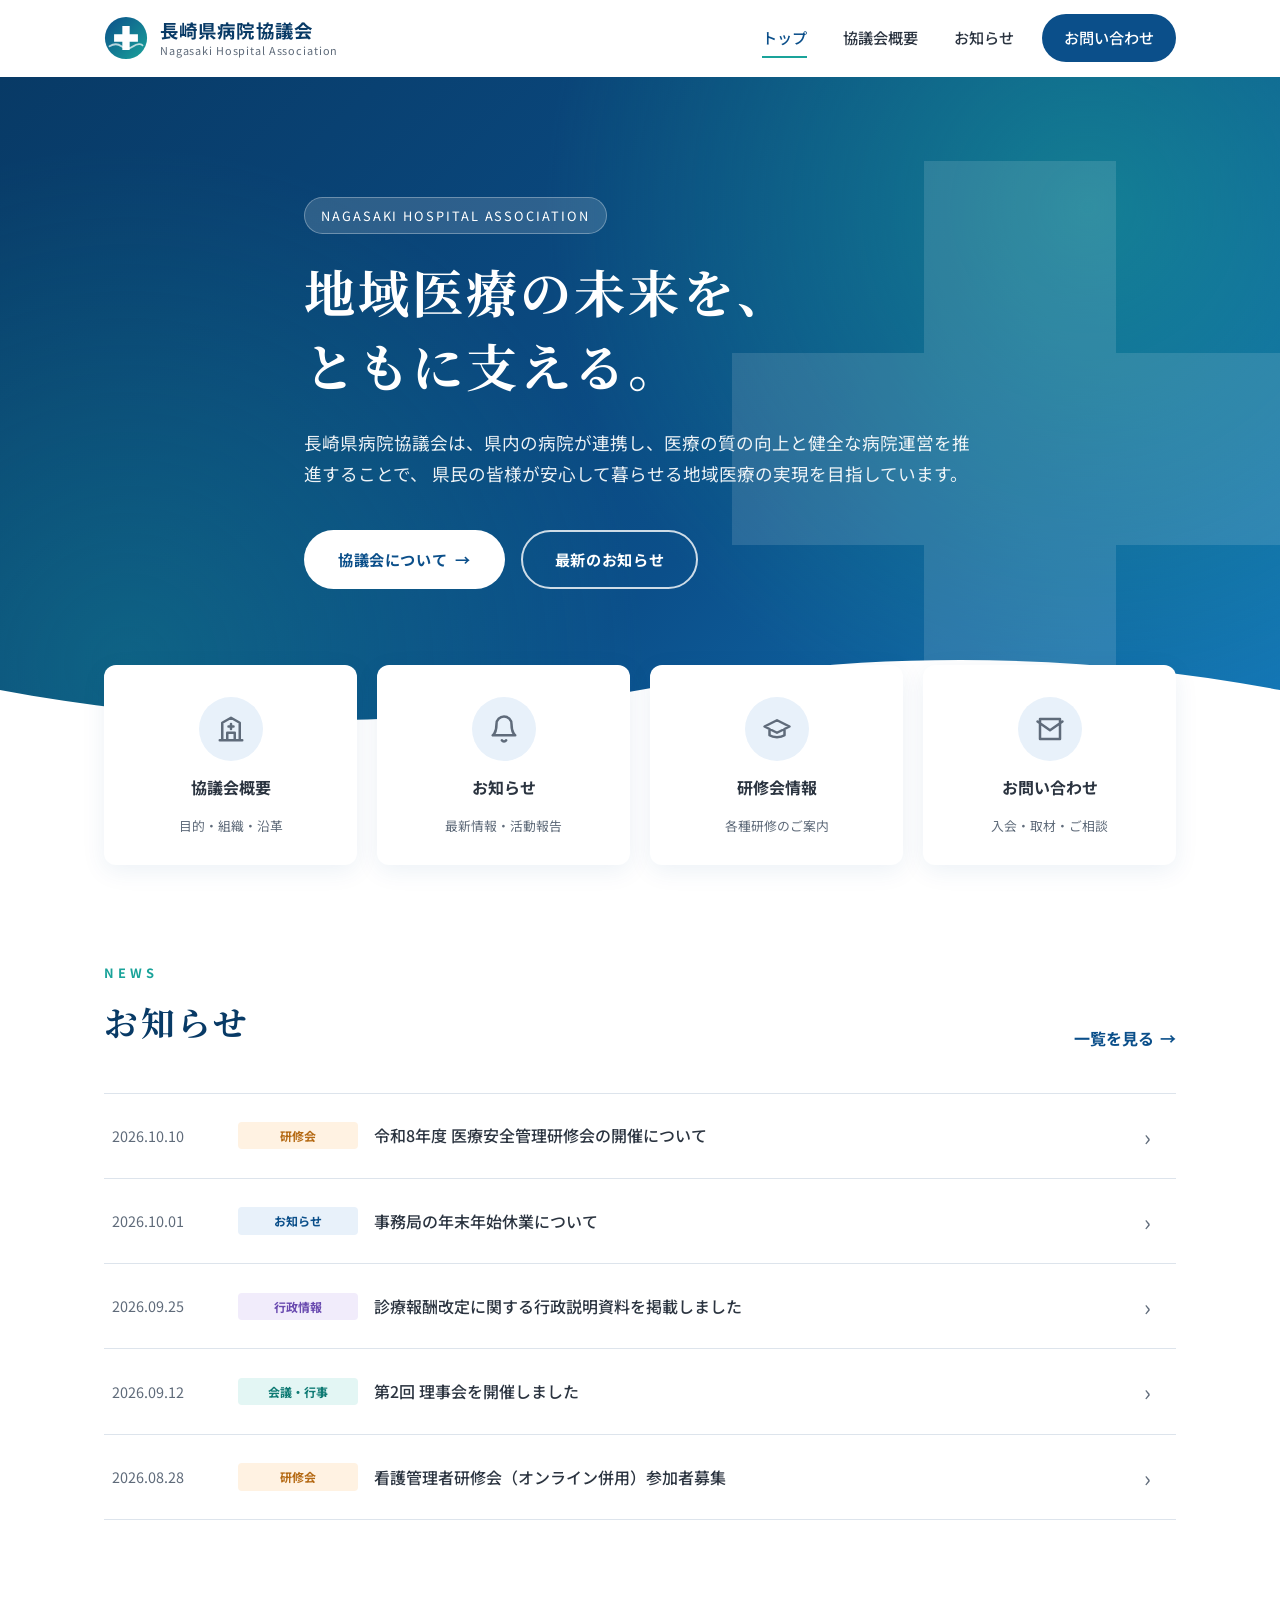
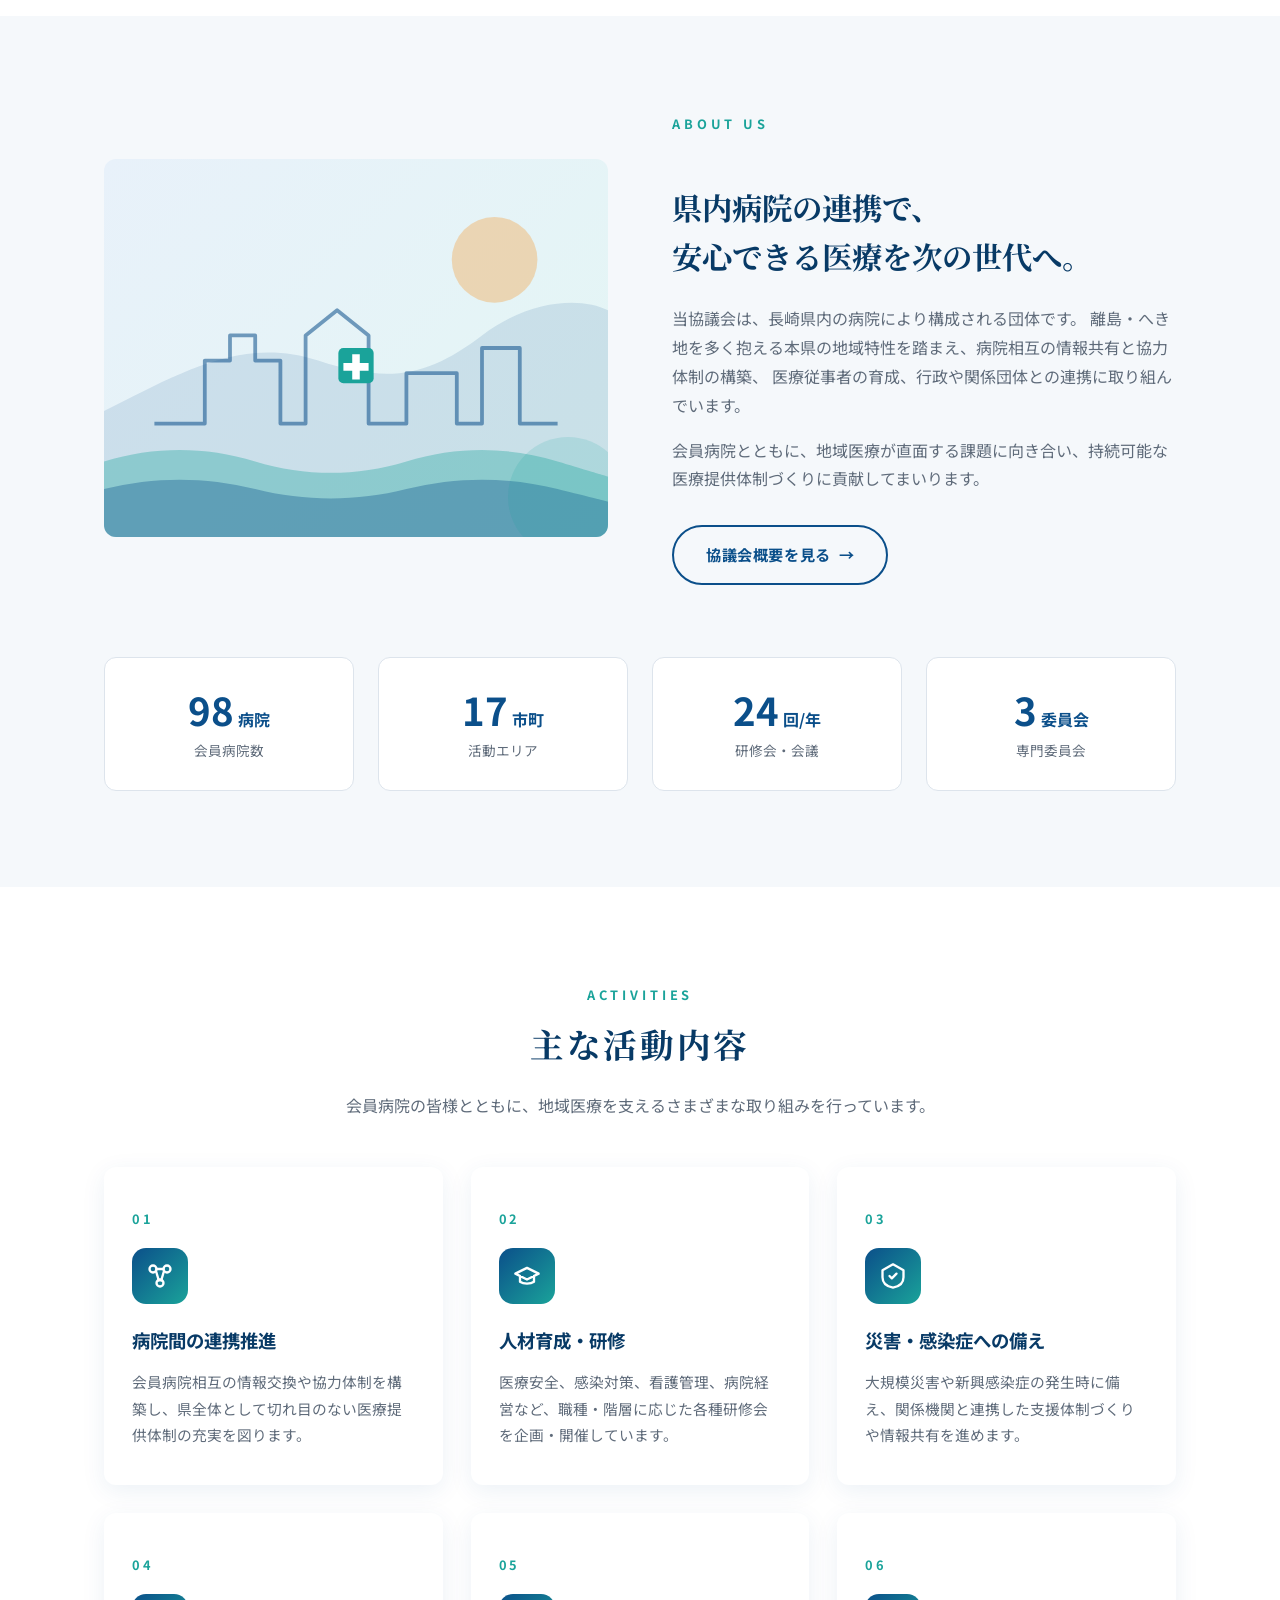
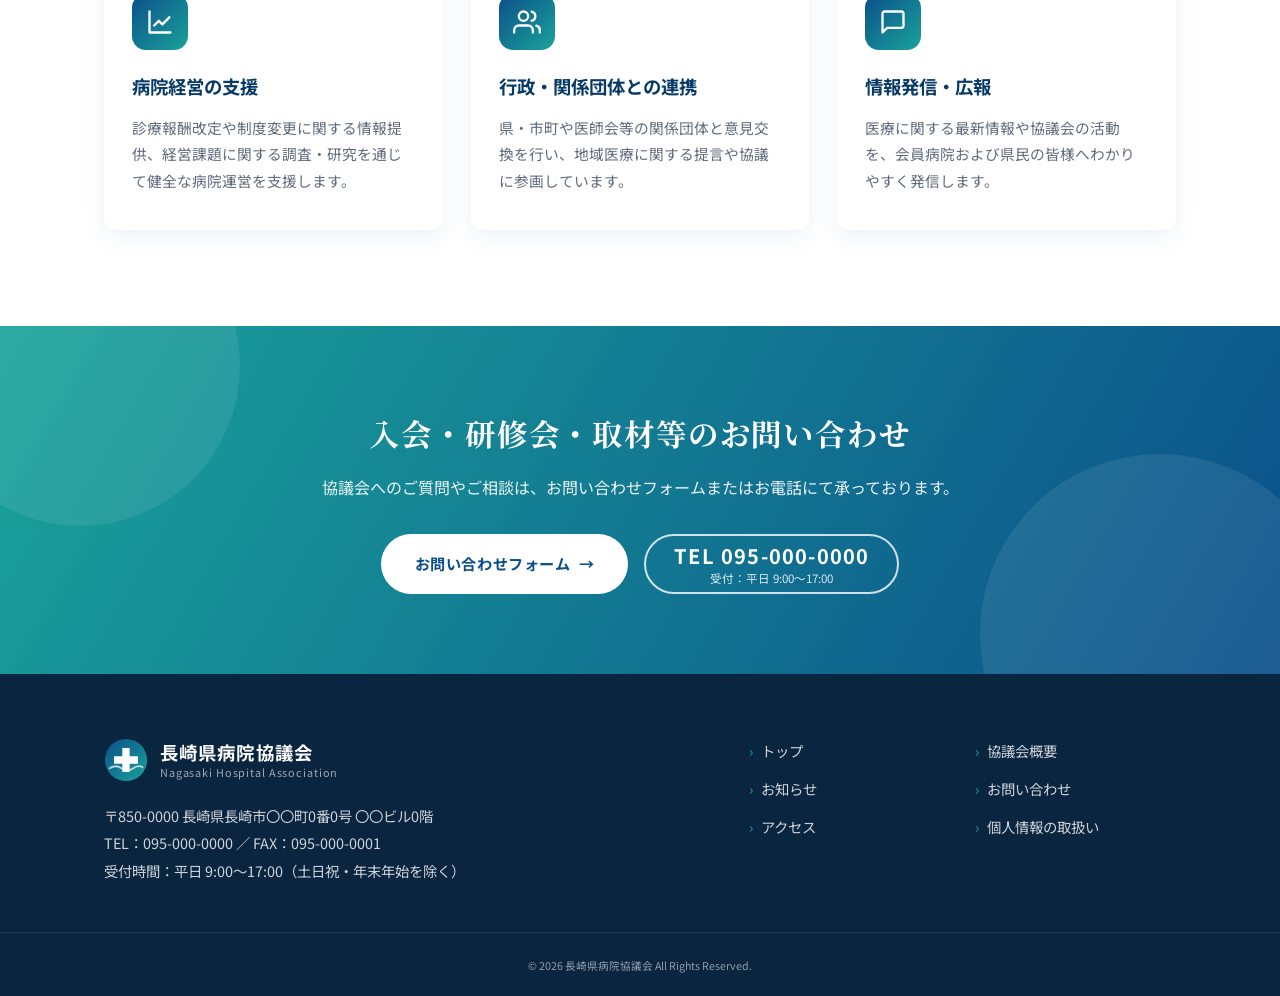
<file: index.html>
<!DOCTYPE html>
<html lang="ja">
<head>
  <meta charset="UTF-8">
  <meta name="viewport" content="width=device-width, initial-scale=1">
  <title>長崎県病院協議会｜地域医療の未来を、ともに支える</title>
  <meta name="description" content="長崎県病院協議会の公式ホームページです。県内病院の連携と医療の質向上を通じ、県民の皆様の健康と安心を支えます。">
  <link rel="icon" href="images/logo.svg" type="image/svg+xml">
  <link rel="preconnect" href="https://fonts.googleapis.com">
  <link rel="preconnect" href="https://fonts.gstatic.com" crossorigin>
  <link href="https://fonts.googleapis.com/css2?family=Noto+Sans+JP:wght@400;500;700&family=Noto+Serif+JP:wght@600;700&display=swap" rel="stylesheet">
  <link rel="stylesheet" href="css/style.css">
</head>
<body>
  <a class="skip-link" href="#main">本文へスキップ</a>

  <header class="site-header">
    <div class="container header-inner">
      <a class="logo" href="index.html">
        <img class="logo-mark" src="images/logo.svg" alt="" width="44" height="44">
        <span class="logo-text">
          <strong>長崎県病院協議会</strong>
          <small>Nagasaki Hospital Association</small>
        </span>
      </a>
      <button class="menu-toggle" type="button" aria-expanded="false" aria-controls="global-nav" aria-label="メニューを開く">
        <span></span><span></span><span></span>
      </button>
      <nav class="global-nav" id="global-nav" aria-label="グローバルナビゲーション">
        <ul>
          <li><a href="index.html" aria-current="page">トップ</a></li>
          <li><a href="about.html">協議会概要</a></li>
          <li><a href="news.html">お知らせ</a></li>
          <li><a class="nav-contact" href="contact.html">お問い合わせ</a></li>
        </ul>
      </nav>
    </div>
  </header>

  <main id="main">
    <!-- Hero -->
    <section class="hero">
      <div class="hero-bg" aria-hidden="true">
        <svg viewBox="0 0 200 200"><path d="M70 10h60v60h60v60h-60v60H70v-60H10V70h60z" fill="#fff"/></svg>
      </div>
      <div class="container hero-inner">
        <span class="hero-label">NAGASAKI HOSPITAL ASSOCIATION</span>
        <h1>地域医療の未来を、<br>ともに支える。</h1>
        <p class="hero-lead">
          長崎県病院協議会は、県内の病院が連携し、医療の質の向上と健全な病院運営を推進することで、
          県民の皆様が安心して暮らせる地域医療の実現を目指しています。
        </p>
        <div class="hero-actions">
          <a class="btn btn-white" href="about.html">協議会について <span class="arrow">→</span></a>
          <a class="btn btn-ghost" href="news.html">最新のお知らせ</a>
        </div>
      </div>
      <svg class="hero-wave" viewBox="0 0 1440 80" preserveAspectRatio="none" aria-hidden="true">
        <path d="M0 40c240 40 480 40 720 0s480-40 720 0v40H0z" fill="#ffffff"/>
      </svg>
    </section>

    <!-- Quick links -->
    <section class="quick-links" aria-label="クイックリンク">
      <div class="container">
        <div class="quick-grid">
          <a class="quick-card" href="about.html">
            <span class="quick-icon" aria-hidden="true">
              <svg viewBox="0 0 24 24" fill="none" stroke="currentColor" stroke-width="2" stroke-linecap="round" stroke-linejoin="round"><path d="M3 21h18M5 21V7l7-4 7 4v14M9 21v-6h6v6M10 10h4M12 8v4"/></svg>
            </span>
            <strong>協議会概要</strong>
            <span>目的・組織・沿革</span>
          </a>
          <a class="quick-card" href="news.html">
            <span class="quick-icon" aria-hidden="true">
              <svg viewBox="0 0 24 24" fill="none" stroke="currentColor" stroke-width="2" stroke-linecap="round" stroke-linejoin="round"><path d="M18 8a6 6 0 0 0-12 0c0 7-3 9-3 9h18s-3-2-3-9M13.7 21a2 2 0 0 1-3.4 0"/></svg>
            </span>
            <strong>お知らせ</strong>
            <span>最新情報・活動報告</span>
          </a>
          <a class="quick-card" href="news.html#news-12">
            <span class="quick-icon" aria-hidden="true">
              <svg viewBox="0 0 24 24" fill="none" stroke="currentColor" stroke-width="2" stroke-linecap="round" stroke-linejoin="round"><path d="M22 10 12 5 2 10l10 5 10-5zM6 12v5c3 2 9 2 12 0v-5"/></svg>
            </span>
            <strong>研修会情報</strong>
            <span>各種研修のご案内</span>
          </a>
          <a class="quick-card" href="contact.html">
            <span class="quick-icon" aria-hidden="true">
              <svg viewBox="0 0 24 24" fill="none" stroke="currentColor" stroke-width="2" stroke-linecap="round" stroke-linejoin="round"><path d="M4 4h16v16H4zM22 6l-10 7L2 6"/></svg>
            </span>
            <strong>お問い合わせ</strong>
            <span>入会・取材・ご相談</span>
          </a>
        </div>
      </div>
    </section>

    <!-- News -->
    <section class="section" aria-labelledby="top-news-heading">
      <div class="container">
        <div class="section-head-row reveal">
          <div class="section-head section-head-left">
            <span class="en">News</span>
            <h2 id="top-news-heading">お知らせ</h2>
          </div>
          <a class="text-link" href="news.html">一覧を見る</a>
        </div>
        <ul class="news-list reveal" id="top-news-list">
          <!-- js/news-data.js から自動生成 -->
        </ul>
      </div>
    </section>

    <!-- About -->
    <section class="section section-soft" aria-labelledby="top-about-heading">
      <div class="container">
        <div class="about-grid">
          <div class="about-visual reveal" aria-hidden="true">
            <svg viewBox="0 0 400 300" fill="none">
              <!-- 長崎の海と街並みをイメージしたイラスト -->
              <circle cx="310" cy="80" r="34" fill="#f29c38" opacity=".35"/>
              <path d="M0 200c60-30 110-60 170-40s90 10 130-20 80-30 100-20v180H0z" fill="#0b4f8a" opacity=".12"/>
              <path d="M40 210h40v-50h20v-20h20v20h20v50h20v-70l25-20 25 20v70h30v-40h40v40h20v-60h30v60h30" stroke="#0b4f8a" stroke-width="3" stroke-linejoin="round" opacity=".55"/>
              <rect x="186" y="150" width="28" height="28" rx="4" fill="#1aa39a"/>
              <path d="M197 155h6v7h7v6h-7v7h-6v-7h-7v-6h7z" fill="#fff"/>
              <path d="M0 240c40-12 80-12 120 0s80 12 120 0 80-12 120 0 40 12 40 12v48H0z" fill="#1aa39a" opacity=".35"/>
              <path d="M0 262c40-10 80-10 120 0s80 10 120 0 80-10 120 0 40 10 40 10v28H0z" fill="#0b4f8a" opacity=".35"/>
            </svg>
          </div>
          <div class="about-text reveal">
            <div class="section-head section-head-left">
              <span class="en">About Us</span>
            </div>
            <h2 id="top-about-heading">県内病院の連携で、<br>安心できる医療を次の世代へ。</h2>
            <p>
              当協議会は、長崎県内の病院により構成される団体です。
              離島・へき地を多く抱える本県の地域特性を踏まえ、病院相互の情報共有と協力体制の構築、
              医療従事者の育成、行政や関係団体との連携に取り組んでいます。
            </p>
            <p>
              会員病院とともに、地域医療が直面する課題に向き合い、持続可能な医療提供体制づくりに貢献してまいります。
            </p>
            <a class="btn btn-outline" href="about.html">協議会概要を見る <span class="arrow">→</span></a>
          </div>
        </div>

        <!-- ※ 数値は表示サンプルです。実際の値に置き換えてください。 -->
        <div class="stats reveal">
          <div class="stat">
            <div class="stat-num"><span data-count="120">0</span><small>病院</small></div>
            <p class="stat-label">会員病院数</p>
          </div>
          <div class="stat">
            <div class="stat-num"><span data-count="21">0</span><small>市町</small></div>
            <p class="stat-label">活動エリア</p>
          </div>
          <div class="stat">
            <div class="stat-num"><span data-count="30">0</span><small>回/年</small></div>
            <p class="stat-label">研修会・会議</p>
          </div>
          <div class="stat">
            <div class="stat-num"><span data-count="4">0</span><small>委員会</small></div>
            <p class="stat-label">専門委員会</p>
          </div>
        </div>
      </div>
    </section>

    <!-- Activities -->
    <section class="section" aria-labelledby="top-activity-heading">
      <div class="container">
        <div class="section-head reveal">
          <span class="en">Activities</span>
          <h2 id="top-activity-heading">主な活動内容</h2>
          <p>会員病院の皆様とともに、地域医療を支えるさまざまな取り組みを行っています。</p>
        </div>
        <div class="activity-grid">
          <article class="activity-card reveal">
            <span class="activity-num">01</span>
            <div class="activity-icon" aria-hidden="true">
              <svg viewBox="0 0 24 24" fill="none" stroke="currentColor" stroke-width="2" stroke-linecap="round" stroke-linejoin="round"><circle cx="6" cy="6" r="3"/><circle cx="18" cy="6" r="3"/><circle cx="12" cy="18" r="3"/><path d="M8.5 7.5 11 16M15.5 7.5 13 16M9 6h6"/></svg>
            </div>
            <h3>病院間の連携推進</h3>
            <p>会員病院相互の情報交換や協力体制を構築し、県全体として切れ目のない医療提供体制の充実を図ります。</p>
          </article>
          <article class="activity-card reveal">
            <span class="activity-num">02</span>
            <div class="activity-icon" aria-hidden="true">
              <svg viewBox="0 0 24 24" fill="none" stroke="currentColor" stroke-width="2" stroke-linecap="round" stroke-linejoin="round"><path d="M22 10 12 5 2 10l10 5 10-5zM6 12v5c3 2 9 2 12 0v-5"/></svg>
            </div>
            <h3>人材育成・研修</h3>
            <p>医療安全、感染対策、看護管理、病院経営など、職種・階層に応じた各種研修会を企画・開催しています。</p>
          </article>
          <article class="activity-card reveal">
            <span class="activity-num">03</span>
            <div class="activity-icon" aria-hidden="true">
              <svg viewBox="0 0 24 24" fill="none" stroke="currentColor" stroke-width="2" stroke-linecap="round" stroke-linejoin="round"><path d="M12 2 3 7v6c0 5 4 8 9 9 5-1 9-4 9-9V7z"/><path d="m9 12 2 2 4-4"/></svg>
            </div>
            <h3>災害・感染症への備え</h3>
            <p>大規模災害や新興感染症の発生時に備え、関係機関と連携した支援体制づくりや情報共有を進めます。</p>
          </article>
          <article class="activity-card reveal">
            <span class="activity-num">04</span>
            <div class="activity-icon" aria-hidden="true">
              <svg viewBox="0 0 24 24" fill="none" stroke="currentColor" stroke-width="2" stroke-linecap="round" stroke-linejoin="round"><path d="M3 3v18h18"/><path d="m7 15 4-4 3 3 6-6"/></svg>
            </div>
            <h3>病院経営の支援</h3>
            <p>診療報酬改定や制度変更に関する情報提供、経営課題に関する調査・研究を通じて健全な病院運営を支援します。</p>
          </article>
          <article class="activity-card reveal">
            <span class="activity-num">05</span>
            <div class="activity-icon" aria-hidden="true">
              <svg viewBox="0 0 24 24" fill="none" stroke="currentColor" stroke-width="2" stroke-linecap="round" stroke-linejoin="round"><path d="M17 21v-2a4 4 0 0 0-4-4H5a4 4 0 0 0-4 4v2"/><circle cx="9" cy="7" r="4"/><path d="M23 21v-2a4 4 0 0 0-3-3.9M16 3.1a4 4 0 0 1 0 7.8"/></svg>
            </div>
            <h3>行政・関係団体との連携</h3>
            <p>県・市町や医師会等の関係団体と意見交換を行い、地域医療に関する提言や協議に参画しています。</p>
          </article>
          <article class="activity-card reveal">
            <span class="activity-num">06</span>
            <div class="activity-icon" aria-hidden="true">
              <svg viewBox="0 0 24 24" fill="none" stroke="currentColor" stroke-width="2" stroke-linecap="round" stroke-linejoin="round"><path d="M21 15a2 2 0 0 1-2 2H7l-4 4V5a2 2 0 0 1 2-2h14a2 2 0 0 1 2 2z"/></svg>
            </div>
            <h3>情報発信・広報</h3>
            <p>医療に関する最新情報や協議会の活動を、会員病院および県民の皆様へわかりやすく発信します。</p>
          </article>
        </div>
      </div>
    </section>

    <!-- CTA -->
    <section class="cta">
      <div class="container cta-inner">
        <h2>入会・研修会・取材等のお問い合わせ</h2>
        <p>協議会へのご質問やご相談は、お問い合わせフォームまたはお電話にて承っております。</p>
        <div class="cta-actions">
          <a class="btn btn-white" href="contact.html">お問い合わせフォーム <span class="arrow">→</span></a>
          <a class="cta-tel" href="tel:095-000-0000">
            <strong>TEL 095-000-0000</strong>
            <small>受付：平日 9:00〜17:00</small>
          </a>
        </div>
      </div>
    </section>
  </main>

  <footer class="site-footer">
    <div class="container footer-inner">
      <div class="footer-brand">
        <a class="logo" href="index.html">
          <img class="logo-mark" src="images/logo.svg" alt="" width="44" height="44">
          <span class="logo-text">
            <strong>長崎県病院協議会</strong>
            <small>Nagasaki Hospital Association</small>
          </span>
        </a>
        <address class="footer-address">
          〒850-0000 長崎県長崎市〇〇町0番0号 〇〇ビル0階<br>
          TEL：095-000-0000 ／ FAX：095-000-0001<br>
          受付時間：平日 9:00〜17:00（土日祝・年末年始を除く）
        </address>
      </div>
      <nav class="footer-nav" aria-label="フッターナビゲーション">
        <a href="index.html">トップ</a>
        <a href="about.html">協議会概要</a>
        <a href="news.html">お知らせ</a>
        <a href="contact.html">お問い合わせ</a>
        <a href="about.html#access">アクセス</a>
        <a href="contact.html#privacy">個人情報の取扱い</a>
      </nav>
    </div>
    <div class="footer-bottom">
      <small>&copy; <span id="copyright-year">2026</span> 長崎県病院協議会 All Rights Reserved.</small>
    </div>
  </footer>

  <button class="page-top" type="button" aria-label="ページの先頭へ戻る">
    <svg width="20" height="20" viewBox="0 0 24 24" fill="none" stroke="currentColor" stroke-width="2.5" stroke-linecap="round" stroke-linejoin="round" aria-hidden="true"><path d="m18 15-6-6-6 6"/></svg>
  </button>

  <script src="js/news-data.js"></script>
  <script src="js/main.js"></script>
</body>
</html>
</file>
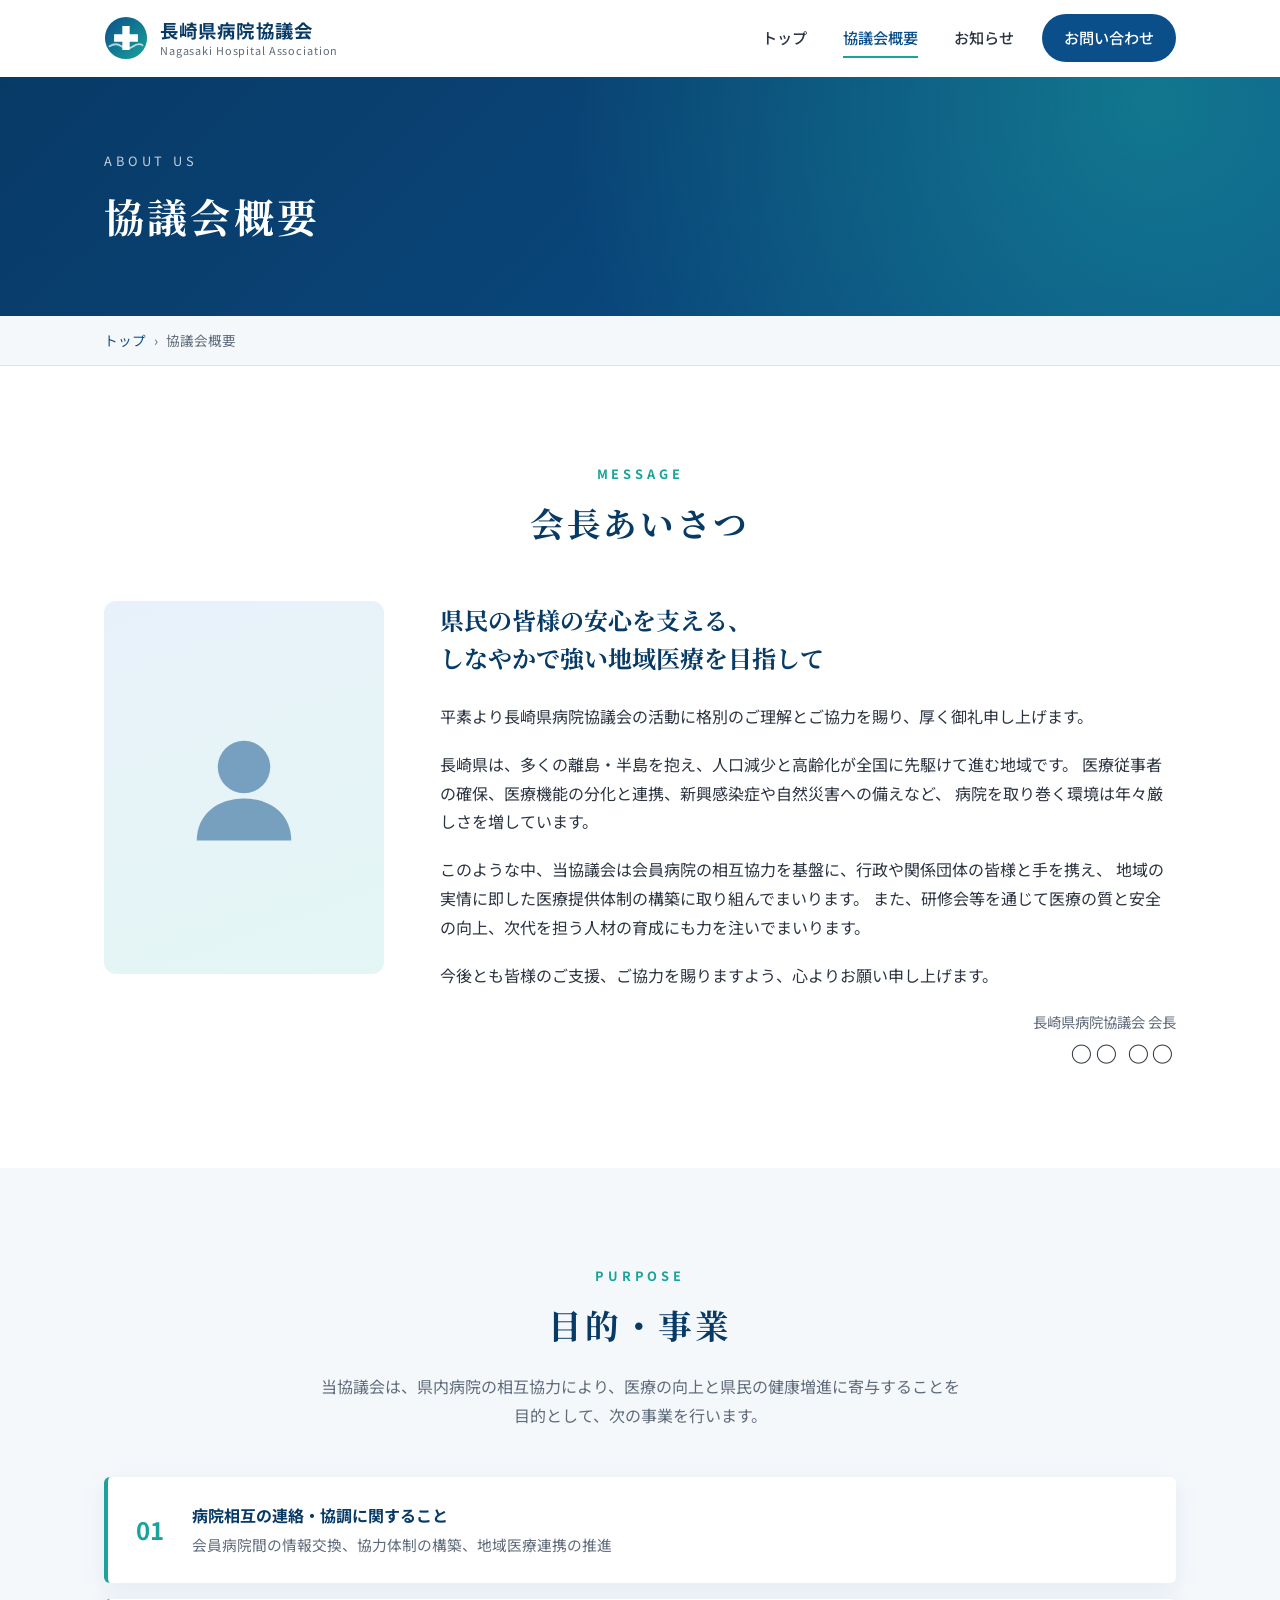
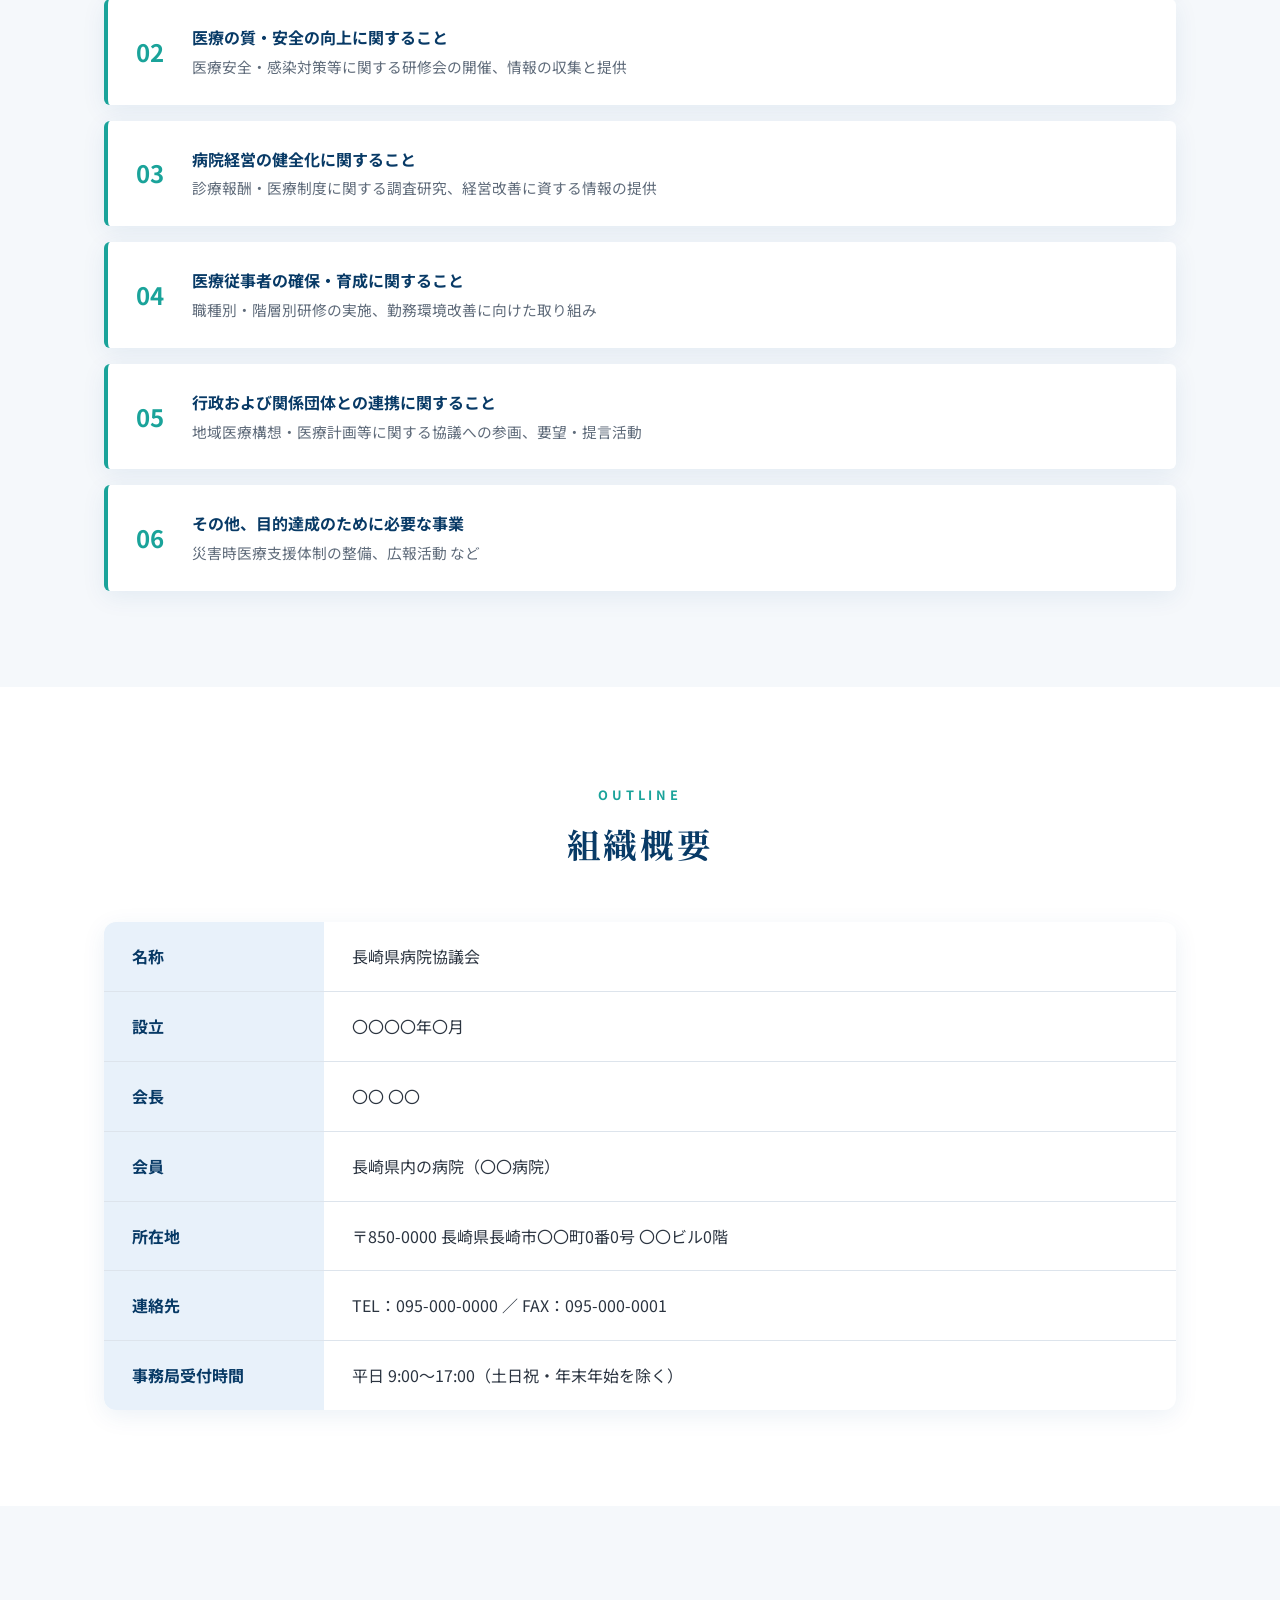
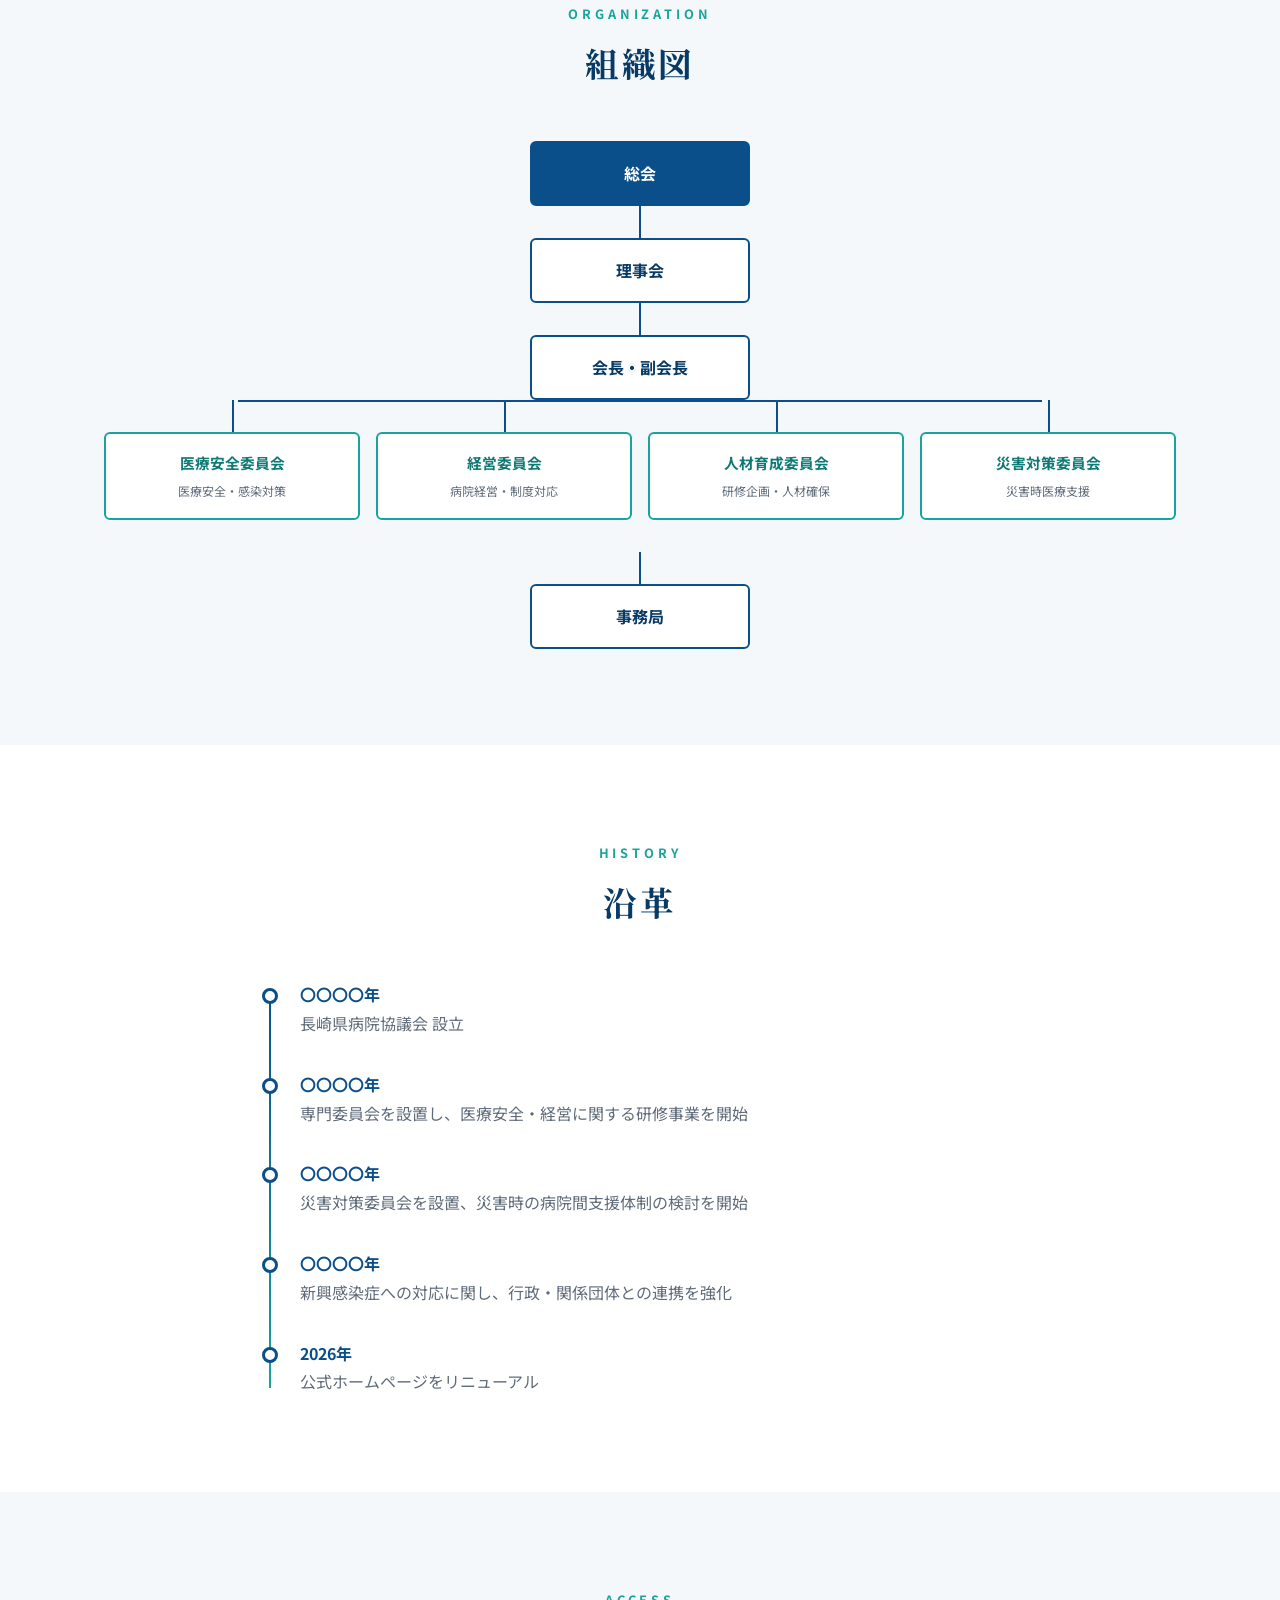
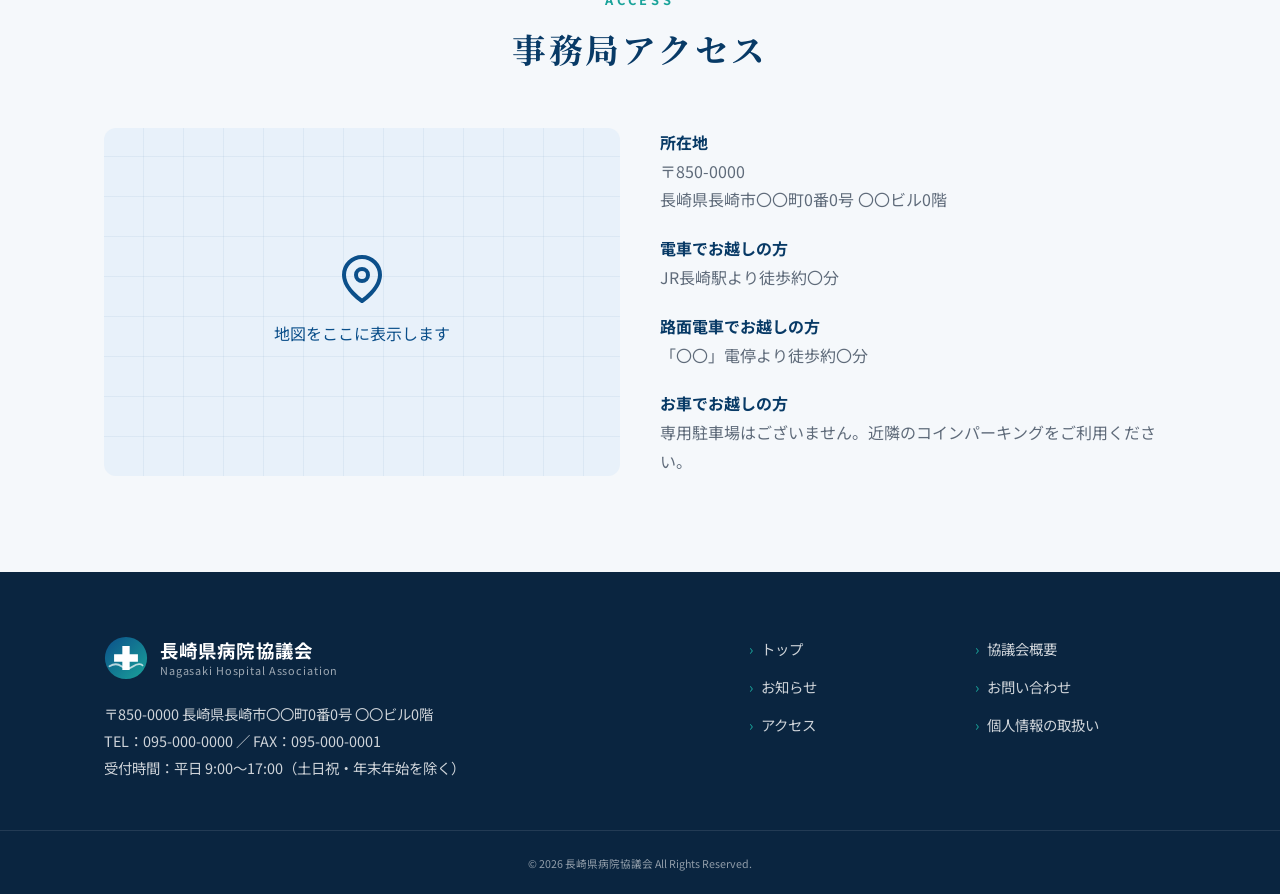
<file: about.html>
<!DOCTYPE html>
<html lang="ja">
<head>
  <meta charset="UTF-8">
  <meta name="viewport" content="width=device-width, initial-scale=1">
  <title>協議会概要｜長崎県病院協議会</title>
  <meta name="description" content="長崎県病院協議会の会長あいさつ、目的・事業、組織概要、組織図、沿革、事務局へのアクセスをご紹介します。">
  <link rel="icon" href="images/logo.svg" type="image/svg+xml">
  <link rel="preconnect" href="https://fonts.googleapis.com">
  <link rel="preconnect" href="https://fonts.gstatic.com" crossorigin>
  <link href="https://fonts.googleapis.com/css2?family=Noto+Sans+JP:wght@400;500;700&family=Noto+Serif+JP:wght@600;700&display=swap" rel="stylesheet">
  <link rel="stylesheet" href="css/style.css">
</head>
<body>
  <a class="skip-link" href="#main">本文へスキップ</a>

  <header class="site-header">
    <div class="container header-inner">
      <a class="logo" href="index.html">
        <img class="logo-mark" src="images/logo.svg" alt="" width="44" height="44">
        <span class="logo-text">
          <strong>長崎県病院協議会</strong>
          <small>Nagasaki Hospital Association</small>
        </span>
      </a>
      <button class="menu-toggle" type="button" aria-expanded="false" aria-controls="global-nav" aria-label="メニューを開く">
        <span></span><span></span><span></span>
      </button>
      <nav class="global-nav" id="global-nav" aria-label="グローバルナビゲーション">
        <ul>
          <li><a href="index.html">トップ</a></li>
          <li><a href="about.html" aria-current="page">協議会概要</a></li>
          <li><a href="news.html">お知らせ</a></li>
          <li><a class="nav-contact" href="contact.html">お問い合わせ</a></li>
        </ul>
      </nav>
    </div>
  </header>

  <main id="main">
    <div class="page-header">
      <div class="container">
        <span class="en">About Us</span>
        <h1>協議会概要</h1>
      </div>
    </div>
    <nav class="breadcrumb" aria-label="パンくずリスト">
      <div class="container">
        <ol>
          <li><a href="index.html">トップ</a></li>
          <li aria-current="page">協議会概要</li>
        </ol>
      </div>
    </nav>

    <!-- Greeting -->
    <section class="section" aria-labelledby="greeting-heading">
      <div class="container">
        <div class="section-head reveal">
          <span class="en">Message</span>
          <h2 id="greeting-heading">会長あいさつ</h2>
        </div>
        <div class="greeting">
          <div class="greeting-photo reveal" aria-hidden="true">
            <!-- 会長の写真に差し替えてください（例：<img src="images/president.jpg" alt="会長 〇〇〇〇">） -->
            <svg viewBox="0 0 24 24" fill="currentColor"><circle cx="12" cy="8" r="5"/><path d="M3 22c0-5 4-8 9-8s9 3 9 8z"/></svg>
          </div>
          <div class="greeting-body reveal">
            <h3>県民の皆様の安心を支える、<br>しなやかで強い地域医療を目指して</h3>
            <p>
              平素より長崎県病院協議会の活動に格別のご理解とご協力を賜り、厚く御礼申し上げます。
            </p>
            <p>
              長崎県は、多くの離島・半島を抱え、人口減少と高齢化が全国に先駆けて進む地域です。
              医療従事者の確保、医療機能の分化と連携、新興感染症や自然災害への備えなど、
              病院を取り巻く環境は年々厳しさを増しています。
            </p>
            <p>
              このような中、当協議会は会員病院の相互協力を基盤に、行政や関係団体の皆様と手を携え、
              地域の実情に即した医療提供体制の構築に取り組んでまいります。
              また、研修会等を通じて医療の質と安全の向上、次代を担う人材の育成にも力を注いでまいります。
            </p>
            <p>
              今後とも皆様のご支援、ご協力を賜りますよう、心よりお願い申し上げます。
            </p>
            <p class="greeting-sign">
              <span>長崎県病院協議会 会長</span>
              <strong>〇〇 〇〇</strong>
            </p>
          </div>
        </div>
      </div>
    </section>

    <!-- Purpose -->
    <section class="section section-soft" aria-labelledby="purpose-heading">
      <div class="container">
        <div class="section-head reveal">
          <span class="en">Purpose</span>
          <h2 id="purpose-heading">目的・事業</h2>
          <p>当協議会は、県内病院の相互協力により、医療の向上と県民の健康増進に寄与することを目的として、次の事業を行います。</p>
        </div>
        <ol class="purpose-list">
          <li class="reveal">
            <strong>病院相互の連絡・協調に関すること</strong>
            <span>会員病院間の情報交換、協力体制の構築、地域医療連携の推進</span>
          </li>
          <li class="reveal">
            <strong>医療の質・安全の向上に関すること</strong>
            <span>医療安全・感染対策等に関する研修会の開催、情報の収集と提供</span>
          </li>
          <li class="reveal">
            <strong>病院経営の健全化に関すること</strong>
            <span>診療報酬・医療制度に関する調査研究、経営改善に資する情報の提供</span>
          </li>
          <li class="reveal">
            <strong>医療従事者の確保・育成に関すること</strong>
            <span>職種別・階層別研修の実施、勤務環境改善に向けた取り組み</span>
          </li>
          <li class="reveal">
            <strong>行政および関係団体との連携に関すること</strong>
            <span>地域医療構想・医療計画等に関する協議への参画、要望・提言活動</span>
          </li>
          <li class="reveal">
            <strong>その他、目的達成のために必要な事業</strong>
            <span>災害時医療支援体制の整備、広報活動 など</span>
          </li>
        </ol>
      </div>
    </section>

    <!-- Outline -->
    <section class="section" aria-labelledby="outline-heading">
      <div class="container">
        <div class="section-head reveal">
          <span class="en">Outline</span>
          <h2 id="outline-heading">組織概要</h2>
        </div>
        <!-- ※ 以下は表示サンプルです。正式な情報に置き換えてください。 -->
        <table class="info-table reveal">
          <tbody>
            <tr>
              <th scope="row">名称</th>
              <td>長崎県病院協議会</td>
            </tr>
            <tr>
              <th scope="row">設立</th>
              <td>〇〇〇〇年〇月</td>
            </tr>
            <tr>
              <th scope="row">会長</th>
              <td>〇〇 〇〇</td>
            </tr>
            <tr>
              <th scope="row">会員</th>
              <td>長崎県内の病院（〇〇病院）</td>
            </tr>
            <tr>
              <th scope="row">所在地</th>
              <td>〒850-0000 長崎県長崎市〇〇町0番0号 〇〇ビル0階</td>
            </tr>
            <tr>
              <th scope="row">連絡先</th>
              <td>TEL：095-000-0000 ／ FAX：095-000-0001</td>
            </tr>
            <tr>
              <th scope="row">事務局受付時間</th>
              <td>平日 9:00〜17:00（土日祝・年末年始を除く）</td>
            </tr>
          </tbody>
        </table>
      </div>
    </section>

    <!-- Organization -->
    <section class="section section-soft" aria-labelledby="org-heading">
      <div class="container">
        <div class="section-head reveal">
          <span class="en">Organization</span>
          <h2 id="org-heading">組織図</h2>
        </div>
        <div class="org-chart reveal">
          <div class="org-node is-top">総会</div>
          <div class="org-line"></div>
          <div class="org-node">理事会</div>
          <div class="org-line"></div>
          <div class="org-node">会長・副会長</div>
          <div class="org-branch">
            <div class="org-node">医療安全委員会<small>医療安全・感染対策</small></div>
            <div class="org-node">経営委員会<small>病院経営・制度対応</small></div>
            <div class="org-node">人材育成委員会<small>研修企画・人材確保</small></div>
            <div class="org-node">災害対策委員会<small>災害時医療支援</small></div>
          </div>
          <div class="org-line" style="margin-top:32px"></div>
          <div class="org-node">事務局</div>
        </div>
      </div>
    </section>

    <!-- History -->
    <section class="section" aria-labelledby="history-heading">
      <div class="container">
        <div class="section-head reveal">
          <span class="en">History</span>
          <h2 id="history-heading">沿革</h2>
        </div>
        <!-- ※ 以下は表示サンプルです。正式な沿革に置き換えてください。 -->
        <ol class="timeline reveal">
          <li>
            <p class="timeline-year">〇〇〇〇年</p>
            <p class="timeline-text">長崎県病院協議会 設立</p>
          </li>
          <li>
            <p class="timeline-year">〇〇〇〇年</p>
            <p class="timeline-text">専門委員会を設置し、医療安全・経営に関する研修事業を開始</p>
          </li>
          <li>
            <p class="timeline-year">〇〇〇〇年</p>
            <p class="timeline-text">災害対策委員会を設置、災害時の病院間支援体制の検討を開始</p>
          </li>
          <li>
            <p class="timeline-year">〇〇〇〇年</p>
            <p class="timeline-text">新興感染症への対応に関し、行政・関係団体との連携を強化</p>
          </li>
          <li>
            <p class="timeline-year">2026年</p>
            <p class="timeline-text">公式ホームページをリニューアル</p>
          </li>
        </ol>
      </div>
    </section>

    <!-- Access -->
    <section class="section section-soft" id="access" aria-labelledby="access-heading">
      <div class="container">
        <div class="section-head reveal">
          <span class="en">Access</span>
          <h2 id="access-heading">事務局アクセス</h2>
        </div>
        <div class="access-grid reveal">
          <!-- Googleマップの埋め込みコード（iframe）に差し替えてください -->
          <div class="map-placeholder">
            <div>
              <svg viewBox="0 0 24 24" fill="none" stroke="currentColor" stroke-width="2" stroke-linecap="round" stroke-linejoin="round" aria-hidden="true"><path d="M21 10c0 7-9 13-9 13S3 17 3 10a9 9 0 0 1 18 0z"/><circle cx="12" cy="10" r="3"/></svg>
              <p>地図をここに表示します</p>
            </div>
          </div>
          <div class="access-info">
            <dl>
              <div>
                <dt>所在地</dt>
                <dd>〒850-0000<br>長崎県長崎市〇〇町0番0号 〇〇ビル0階</dd>
              </div>
              <div>
                <dt>電車でお越しの方</dt>
                <dd>JR長崎駅より徒歩約〇分</dd>
              </div>
              <div>
                <dt>路面電車でお越しの方</dt>
                <dd>「〇〇」電停より徒歩約〇分</dd>
              </div>
              <div>
                <dt>お車でお越しの方</dt>
                <dd>専用駐車場はございません。近隣のコインパーキングをご利用ください。</dd>
              </div>
            </dl>
          </div>
        </div>
      </div>
    </section>
  </main>

  <footer class="site-footer">
    <div class="container footer-inner">
      <div class="footer-brand">
        <a class="logo" href="index.html">
          <img class="logo-mark" src="images/logo.svg" alt="" width="44" height="44">
          <span class="logo-text">
            <strong>長崎県病院協議会</strong>
            <small>Nagasaki Hospital Association</small>
          </span>
        </a>
        <address class="footer-address">
          〒850-0000 長崎県長崎市〇〇町0番0号 〇〇ビル0階<br>
          TEL：095-000-0000 ／ FAX：095-000-0001<br>
          受付時間：平日 9:00〜17:00（土日祝・年末年始を除く）
        </address>
      </div>
      <nav class="footer-nav" aria-label="フッターナビゲーション">
        <a href="index.html">トップ</a>
        <a href="about.html">協議会概要</a>
        <a href="news.html">お知らせ</a>
        <a href="contact.html">お問い合わせ</a>
        <a href="about.html#access">アクセス</a>
        <a href="contact.html#privacy">個人情報の取扱い</a>
      </nav>
    </div>
    <div class="footer-bottom">
      <small>&copy; <span id="copyright-year">2026</span> 長崎県病院協議会 All Rights Reserved.</small>
    </div>
  </footer>

  <button class="page-top" type="button" aria-label="ページの先頭へ戻る">
    <svg width="20" height="20" viewBox="0 0 24 24" fill="none" stroke="currentColor" stroke-width="2.5" stroke-linecap="round" stroke-linejoin="round" aria-hidden="true"><path d="m18 15-6-6-6 6"/></svg>
  </button>

  <script src="js/main.js"></script>
</body>
</html>
</file>
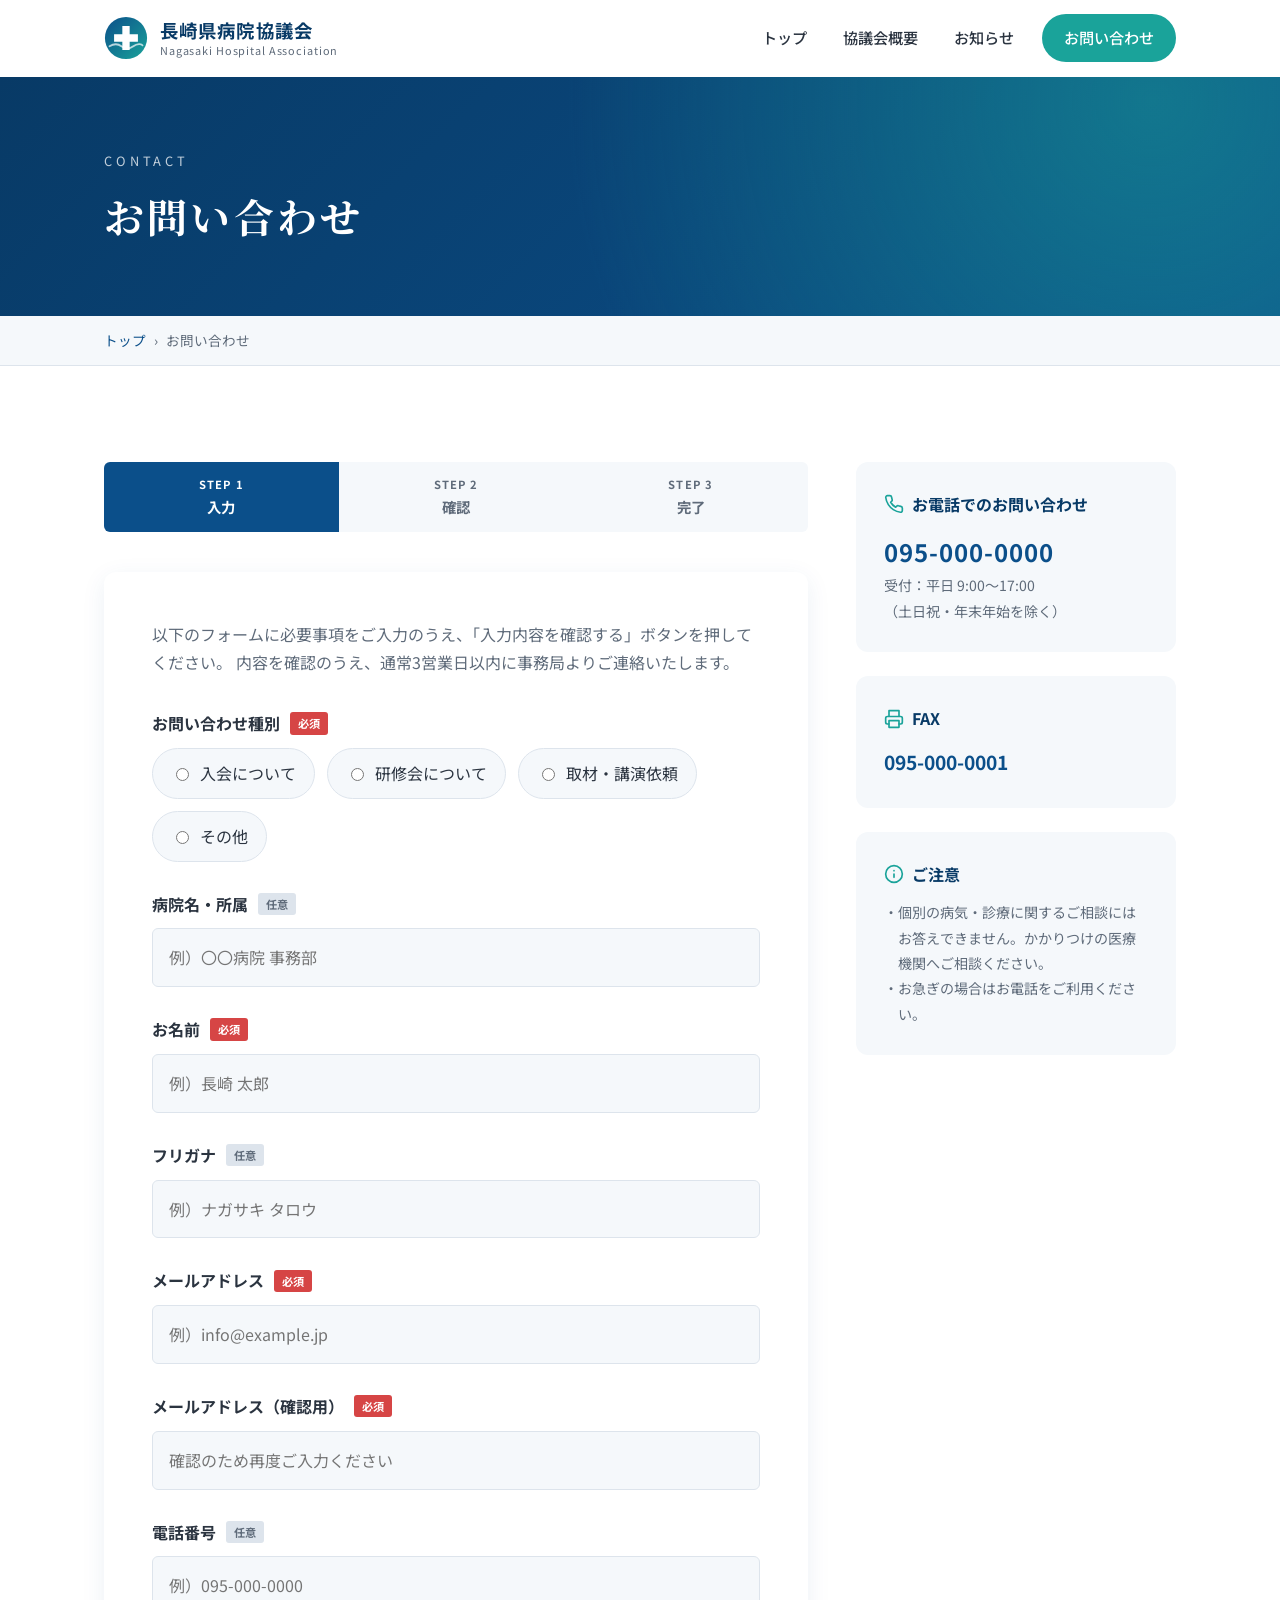
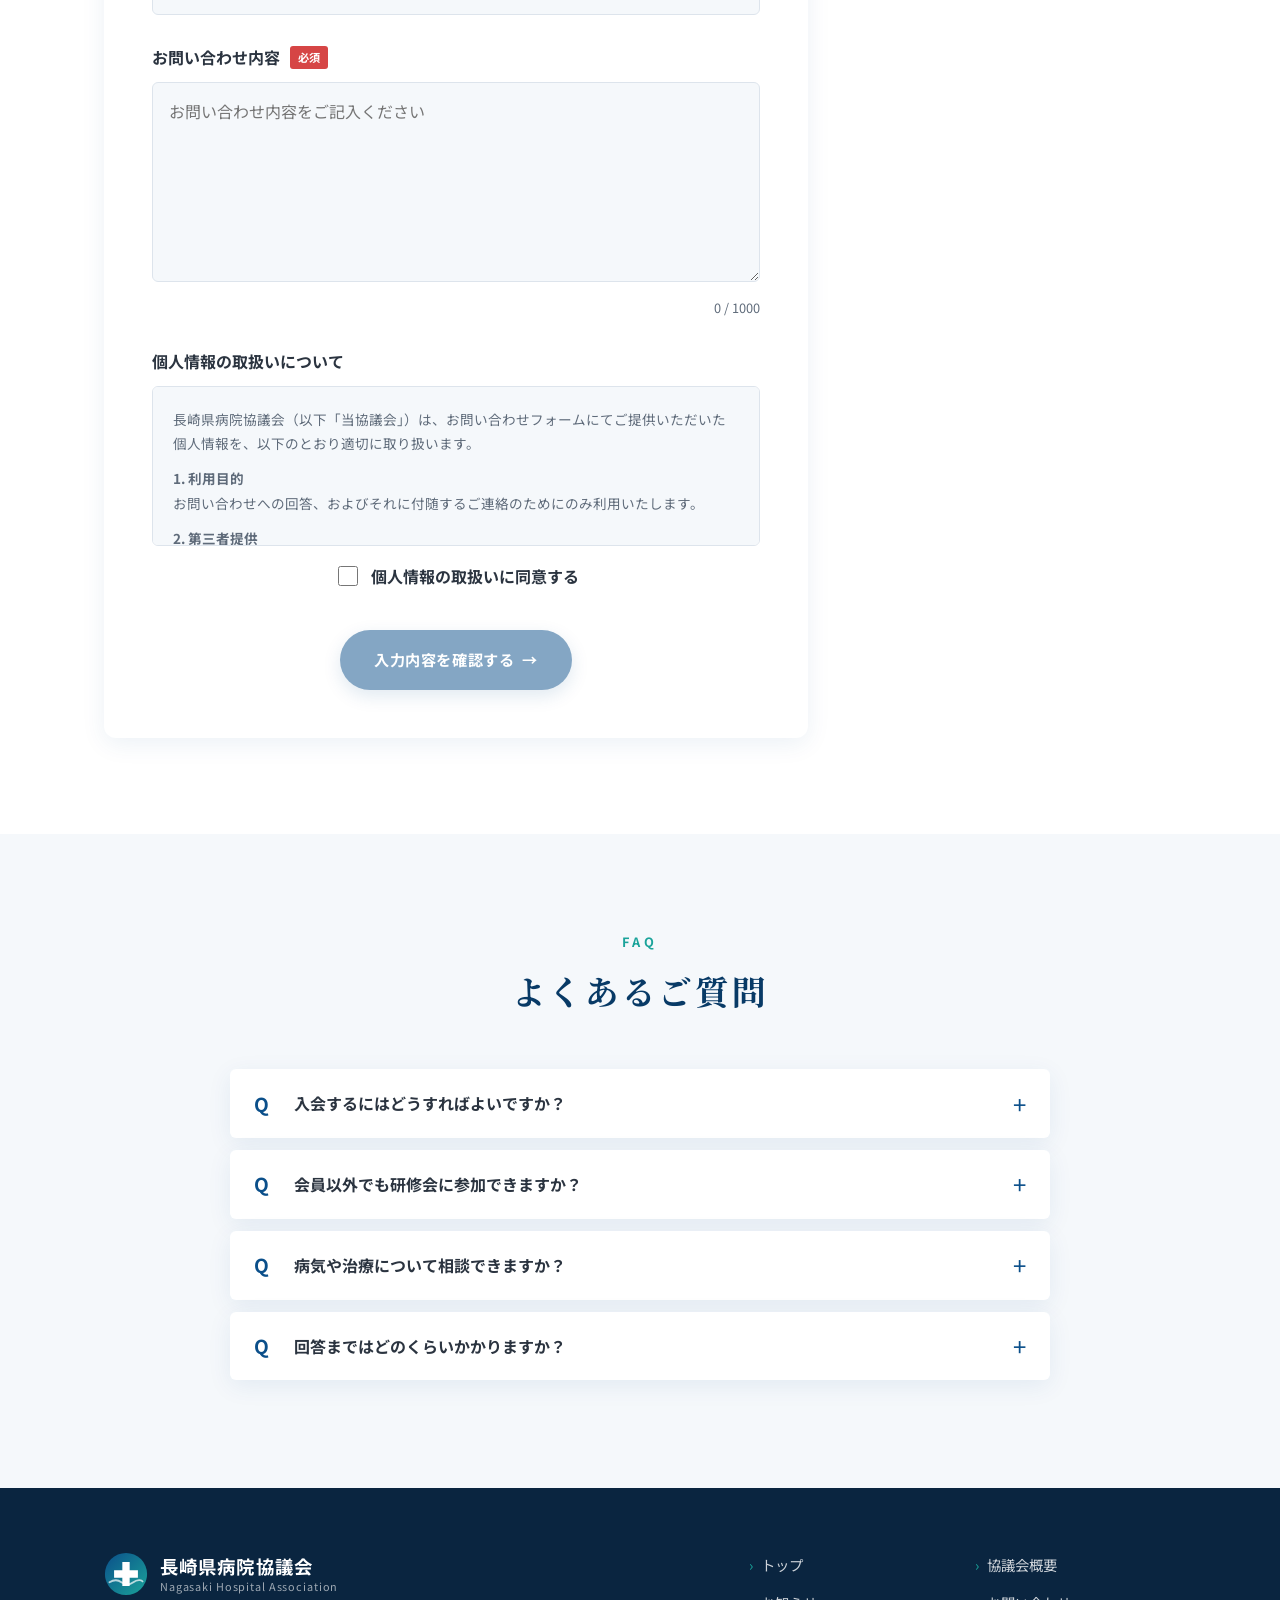
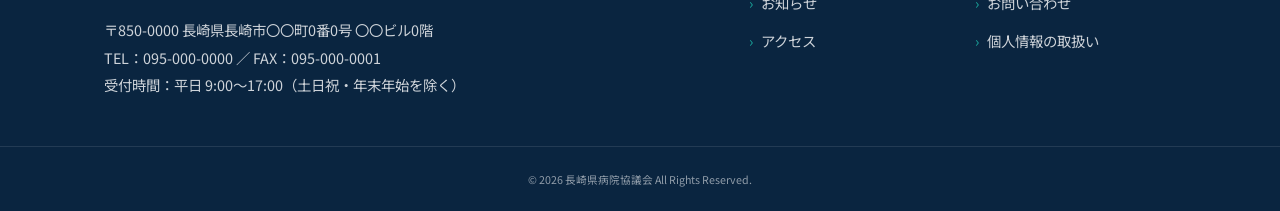
<file: contact.html>
<!DOCTYPE html>
<html lang="ja">
<head>
  <meta charset="UTF-8">
  <meta name="viewport" content="width=device-width, initial-scale=1">
  <title>お問い合わせ｜長崎県病院協議会</title>
  <meta name="description" content="長崎県病院協議会へのお問い合わせフォームです。入会、研修会、取材等のご相談を受け付けています。">
  <link rel="icon" href="images/logo.svg" type="image/svg+xml">
  <link rel="preconnect" href="https://fonts.googleapis.com">
  <link rel="preconnect" href="https://fonts.gstatic.com" crossorigin>
  <link href="https://fonts.googleapis.com/css2?family=Noto+Sans+JP:wght@400;500;700&family=Noto+Serif+JP:wght@600;700&display=swap" rel="stylesheet">
  <link rel="stylesheet" href="css/style.css">
</head>
<body>
  <a class="skip-link" href="#main">本文へスキップ</a>

  <header class="site-header">
    <div class="container header-inner">
      <a class="logo" href="index.html">
        <img class="logo-mark" src="images/logo.svg" alt="" width="44" height="44">
        <span class="logo-text">
          <strong>長崎県病院協議会</strong>
          <small>Nagasaki Hospital Association</small>
        </span>
      </a>
      <button class="menu-toggle" type="button" aria-expanded="false" aria-controls="global-nav" aria-label="メニューを開く">
        <span></span><span></span><span></span>
      </button>
      <nav class="global-nav" id="global-nav" aria-label="グローバルナビゲーション">
        <ul>
          <li><a href="index.html">トップ</a></li>
          <li><a href="about.html">協議会概要</a></li>
          <li><a href="news.html">お知らせ</a></li>
          <li><a class="nav-contact" href="contact.html" aria-current="page">お問い合わせ</a></li>
        </ul>
      </nav>
    </div>
  </header>

  <main id="main">
    <div class="page-header">
      <div class="container">
        <span class="en">Contact</span>
        <h1>お問い合わせ</h1>
      </div>
    </div>
    <nav class="breadcrumb" aria-label="パンくずリスト">
      <div class="container">
        <ol>
          <li><a href="index.html">トップ</a></li>
          <li aria-current="page">お問い合わせ</li>
        </ol>
      </div>
    </nav>

    <section class="section">
      <div class="container contact-layout">
        <div class="contact-main">
          <ol class="steps" aria-label="入力の手順">
            <li class="is-current" aria-current="step">入力</li>
            <li>確認</li>
            <li>完了</li>
          </ol>

          <!-- STEP 1: 入力 -->
          <div class="form-card" id="step-input">
            <p style="margin-bottom:32px;color:var(--color-text-sub)">
              以下のフォームに必要事項をご入力のうえ、「入力内容を確認する」ボタンを押してください。
              内容を確認のうえ、通常3営業日以内に事務局よりご連絡いたします。
            </p>
            <form id="contact-form" novalidate>
              <div class="form-row">
                <span class="label" id="label-category">お問い合わせ種別 <span class="required">必須</span></span>
                <div class="radio-group" role="radiogroup" aria-labelledby="label-category" aria-describedby="error-category">
                  <label><input type="radio" name="category" value="membership">入会について</label>
                  <label><input type="radio" name="category" value="training">研修会について</label>
                  <label><input type="radio" name="category" value="press">取材・講演依頼</label>
                  <label><input type="radio" name="category" value="other">その他</label>
                </div>
                <p class="form-error" id="error-category" role="alert"></p>
              </div>

              <div class="form-row">
                <label for="organization">病院名・所属 <span class="optional">任意</span></label>
                <input class="form-control" type="text" id="organization" name="organization" autocomplete="organization" placeholder="例）〇〇病院 事務部">
              </div>

              <div class="form-row">
                <label for="name">お名前 <span class="required">必須</span></label>
                <input class="form-control" type="text" id="name" name="name" autocomplete="name" placeholder="例）長崎 太郎" aria-describedby="error-name" required>
                <p class="form-error" id="error-name" role="alert"></p>
              </div>

              <div class="form-row">
                <label for="kana">フリガナ <span class="optional">任意</span></label>
                <input class="form-control" type="text" id="kana" name="kana" placeholder="例）ナガサキ タロウ" aria-describedby="error-kana">
                <p class="form-error" id="error-kana" role="alert"></p>
              </div>

              <div class="form-row">
                <label for="email">メールアドレス <span class="required">必須</span></label>
                <input class="form-control" type="email" id="email" name="email" autocomplete="email" inputmode="email" placeholder="例）info@example.jp" aria-describedby="error-email" required>
                <p class="form-error" id="error-email" role="alert"></p>
              </div>

              <div class="form-row">
                <label for="email_confirm">メールアドレス（確認用） <span class="required">必須</span></label>
                <input class="form-control" type="email" id="email_confirm" name="email_confirm" autocomplete="email" inputmode="email" placeholder="確認のため再度ご入力ください" aria-describedby="error-email_confirm" required>
                <p class="form-error" id="error-email_confirm" role="alert"></p>
              </div>

              <div class="form-row">
                <label for="tel">電話番号 <span class="optional">任意</span></label>
                <input class="form-control" type="tel" id="tel" name="tel" autocomplete="tel" inputmode="tel" placeholder="例）095-000-0000" aria-describedby="error-tel">
                <p class="form-error" id="error-tel" role="alert"></p>
              </div>

              <div class="form-row">
                <label for="message">お問い合わせ内容 <span class="required">必須</span></label>
                <textarea class="form-control" id="message" name="message" placeholder="お問い合わせ内容をご記入ください" aria-describedby="message-count error-message" required></textarea>
                <p class="char-count" id="message-count">0 / 1000</p>
                <p class="form-error" id="error-message" role="alert"></p>
              </div>

              <div class="form-row" id="privacy">
                <span class="label">個人情報の取扱いについて</span>
                <div class="privacy-box" tabindex="0">
                  <p>長崎県病院協議会（以下「当協議会」）は、お問い合わせフォームにてご提供いただいた個人情報を、以下のとおり適切に取り扱います。</p>
                  <p><strong>1. 利用目的</strong><br>お問い合わせへの回答、およびそれに付随するご連絡のためにのみ利用いたします。</p>
                  <p><strong>2. 第三者提供</strong><br>法令に基づく場合を除き、ご本人の同意なく第三者に提供することはありません。</p>
                  <p><strong>3. 管理</strong><br>個人情報への不正アクセス、紛失、漏えい等を防止するため、適切な安全管理措置を講じます。</p>
                  <p><strong>4. 開示・訂正・削除</strong><br>ご本人からの開示・訂正・削除のご請求には、合理的な範囲で速やかに対応いたします。</p>
                </div>
                <label class="checkbox-label">
                  <input type="checkbox" id="agree" name="agree">
                  個人情報の取扱いに同意する
                </label>
              </div>

              <div class="form-actions">
                <button class="btn btn-primary" type="submit" id="to-confirm">入力内容を確認する <span class="arrow">→</span></button>
              </div>
            </form>
          </div>

          <!-- STEP 2: 確認 -->
          <div class="form-card" id="step-confirm" hidden>
            <p style="margin-bottom:24px;color:var(--color-text-sub)">
              以下の内容でよろしければ「送信する」ボタンを押してください。
            </p>
            <table class="confirm-table">
              <tbody id="confirm-body"></tbody>
            </table>
            <div class="form-actions">
              <button class="btn btn-outline" type="button" id="back-to-input">修正する</button>
              <button class="btn btn-primary" type="button" id="send">送信する</button>
            </div>
          </div>

          <!-- STEP 3: 完了 -->
          <div class="form-card" id="step-complete" hidden>
            <div class="complete">
              <div class="complete-icon" aria-hidden="true">
                <svg viewBox="0 0 24 24" fill="none" stroke="currentColor" stroke-width="2.5" stroke-linecap="round" stroke-linejoin="round"><path d="M20 6 9 17l-5-5"/></svg>
              </div>
              <h2>送信が完了しました</h2>
              <p>
                お問い合わせいただき、誠にありがとうございます。<br>
                内容を確認のうえ、担当者より折り返しご連絡いたします。
              </p>
              <div class="form-actions">
                <a class="btn btn-primary" href="index.html">トップページへ戻る</a>
              </div>
            </div>
          </div>
        </div>

        <aside class="contact-side" aria-label="その他のお問い合わせ方法">
          <div class="side-card">
            <h3>
              <svg viewBox="0 0 24 24" fill="none" stroke="currentColor" stroke-width="2" stroke-linecap="round" stroke-linejoin="round" aria-hidden="true"><path d="M22 16.9v3a2 2 0 0 1-2.2 2 19.8 19.8 0 0 1-8.6-3.1 19.5 19.5 0 0 1-6-6A19.8 19.8 0 0 1 2.1 4.2 2 2 0 0 1 4.1 2h3a2 2 0 0 1 2 1.7c.1 1 .4 1.9.7 2.8a2 2 0 0 1-.5 2.1L8 9.9a16 16 0 0 0 6 6l1.3-1.3a2 2 0 0 1 2.1-.4c.9.3 1.8.6 2.8.7a2 2 0 0 1 1.7 2z"/></svg>
              お電話でのお問い合わせ
            </h3>
            <a class="side-tel" href="tel:095-000-0000">095-000-0000</a>
            <p>受付：平日 9:00〜17:00<br>（土日祝・年末年始を除く）</p>
          </div>
          <div class="side-card">
            <h3>
              <svg viewBox="0 0 24 24" fill="none" stroke="currentColor" stroke-width="2" stroke-linecap="round" stroke-linejoin="round" aria-hidden="true"><path d="M6 9V2h12v7M6 18H4a2 2 0 0 1-2-2v-5a2 2 0 0 1 2-2h16a2 2 0 0 1 2 2v5a2 2 0 0 1-2 2h-2"/><path d="M6 14h12v8H6z"/></svg>
              FAX
            </h3>
            <p style="font-size:1.2rem;font-weight:700;color:var(--color-primary)">095-000-0001</p>
          </div>
          <div class="side-card">
            <h3>
              <svg viewBox="0 0 24 24" fill="none" stroke="currentColor" stroke-width="2" stroke-linecap="round" stroke-linejoin="round" aria-hidden="true"><circle cx="12" cy="12" r="10"/><path d="M12 16v-4M12 8h.01"/></svg>
              ご注意
            </h3>
            <ul>
              <li>個別の病気・診療に関するご相談にはお答えできません。かかりつけの医療機関へご相談ください。</li>
              <li>お急ぎの場合はお電話をご利用ください。</li>
            </ul>
          </div>
        </aside>
      </div>
    </section>

    <!-- FAQ -->
    <section class="section section-soft" aria-labelledby="faq-heading">
      <div class="container">
        <div class="section-head reveal">
          <span class="en">FAQ</span>
          <h2 id="faq-heading">よくあるご質問</h2>
        </div>
        <div class="faq reveal">
          <details class="faq-item">
            <summary>入会するにはどうすればよいですか？</summary>
            <div class="faq-answer">
              <p>長崎県内の病院であれば入会のお申し込みが可能です。お問い合わせフォームの「入会について」を選択のうえご連絡いただくか、事務局までお電話ください。入会申込書等の書類をお送りいたします。</p>
            </div>
          </details>
          <details class="faq-item">
            <summary>会員以外でも研修会に参加できますか？</summary>
            <div class="faq-answer">
              <p>研修会によっては、非会員の医療機関・関係者の方にもご参加いただけます。各研修会のご案内をご確認いただくか、事務局までお問い合わせください。</p>
            </div>
          </details>
          <details class="faq-item">
            <summary>病気や治療について相談できますか？</summary>
            <div class="faq-answer">
              <p>申し訳ございませんが、当協議会では個別の病気・診療に関するご相談はお受けしておりません。かかりつけの医療機関、または各地域の医療相談窓口へご相談ください。</p>
            </div>
          </details>
          <details class="faq-item">
            <summary>回答まではどのくらいかかりますか？</summary>
            <div class="faq-answer">
              <p>通常、3営業日以内に担当者よりご連絡いたします。内容によってはお時間をいただく場合がございますので、あらかじめご了承ください。</p>
            </div>
          </details>
        </div>
      </div>
    </section>
  </main>

  <footer class="site-footer">
    <div class="container footer-inner">
      <div class="footer-brand">
        <a class="logo" href="index.html">
          <img class="logo-mark" src="images/logo.svg" alt="" width="44" height="44">
          <span class="logo-text">
            <strong>長崎県病院協議会</strong>
            <small>Nagasaki Hospital Association</small>
          </span>
        </a>
        <address class="footer-address">
          〒850-0000 長崎県長崎市〇〇町0番0号 〇〇ビル0階<br>
          TEL：095-000-0000 ／ FAX：095-000-0001<br>
          受付時間：平日 9:00〜17:00（土日祝・年末年始を除く）
        </address>
      </div>
      <nav class="footer-nav" aria-label="フッターナビゲーション">
        <a href="index.html">トップ</a>
        <a href="about.html">協議会概要</a>
        <a href="news.html">お知らせ</a>
        <a href="contact.html">お問い合わせ</a>
        <a href="about.html#access">アクセス</a>
        <a href="contact.html#privacy">個人情報の取扱い</a>
      </nav>
    </div>
    <div class="footer-bottom">
      <small>&copy; <span id="copyright-year">2026</span> 長崎県病院協議会 All Rights Reserved.</small>
    </div>
  </footer>

  <button class="page-top" type="button" aria-label="ページの先頭へ戻る">
    <svg width="20" height="20" viewBox="0 0 24 24" fill="none" stroke="currentColor" stroke-width="2.5" stroke-linecap="round" stroke-linejoin="round" aria-hidden="true"><path d="m18 15-6-6-6 6"/></svg>
  </button>

  <script src="js/main.js"></script>
</body>
</html>
</file>
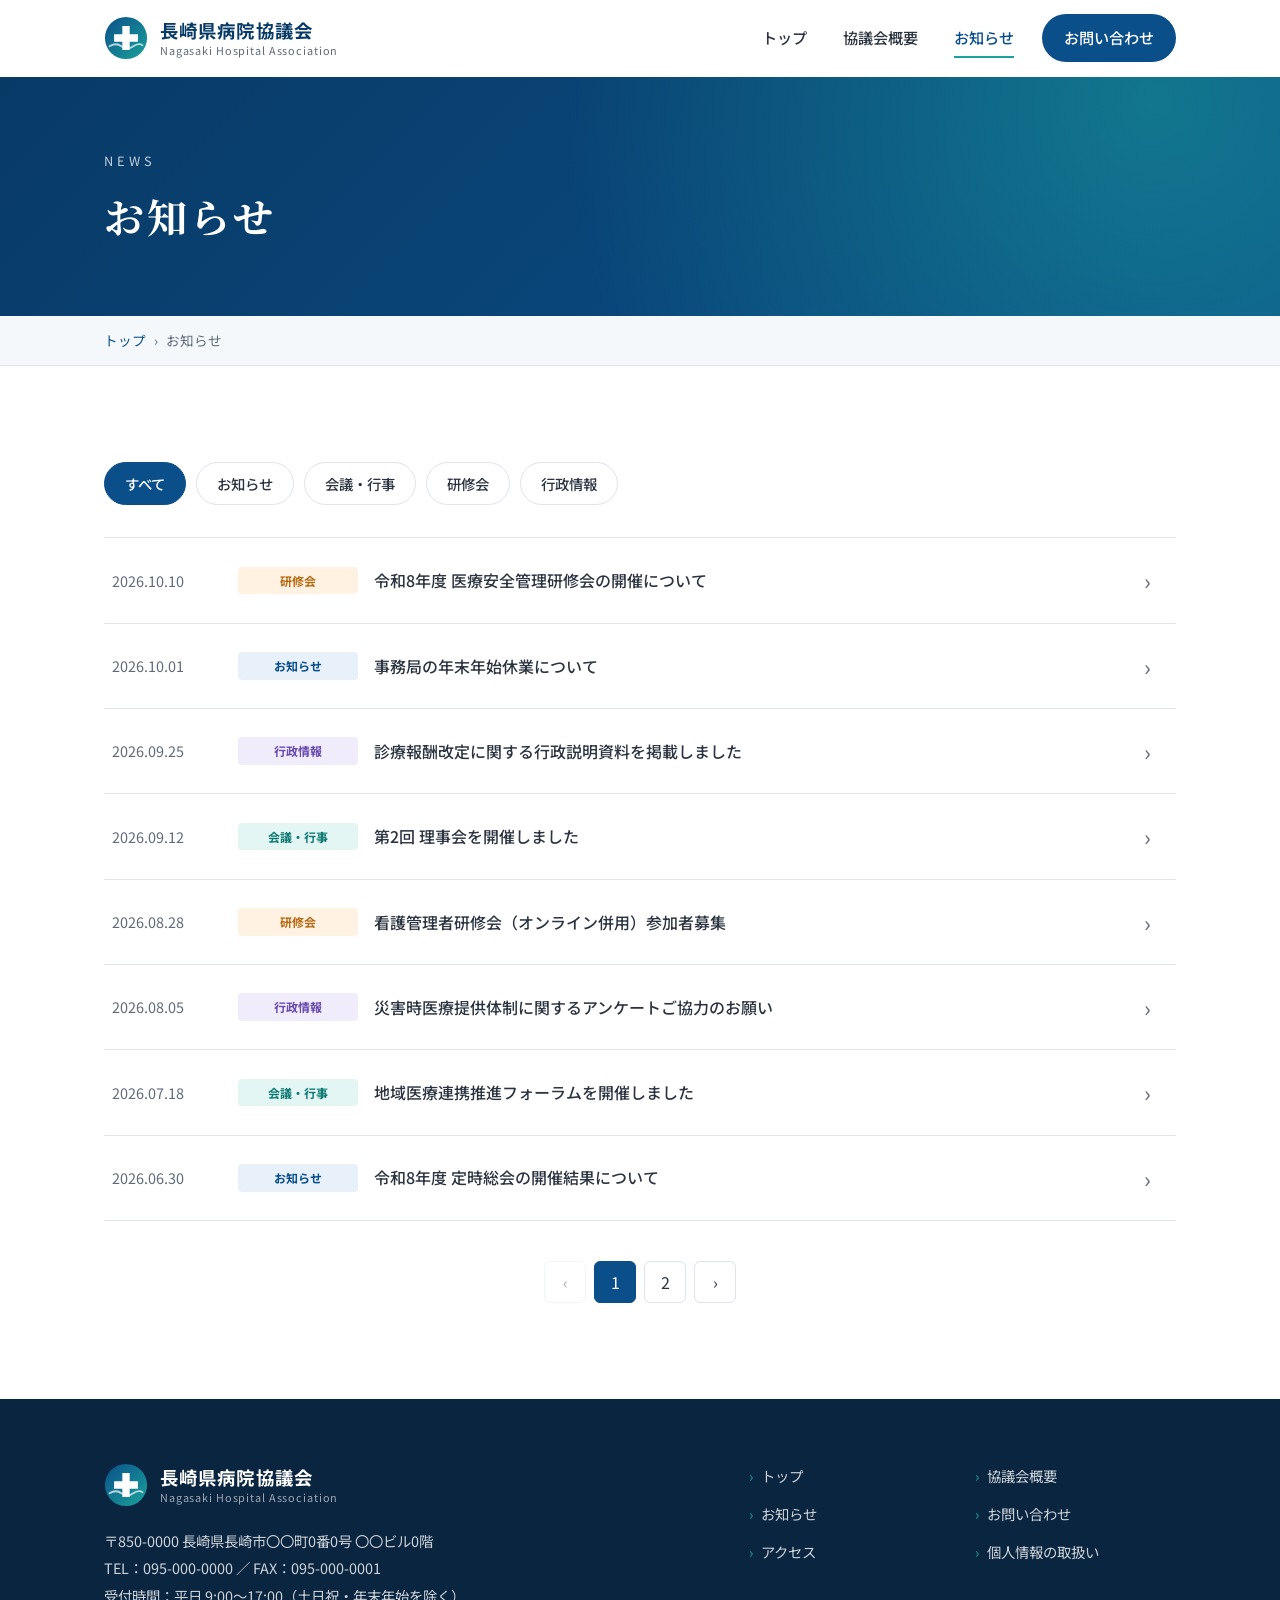
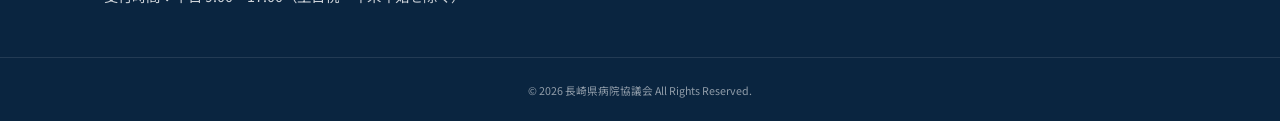
<file: news.html>
<!DOCTYPE html>
<html lang="ja">
<head>
  <meta charset="UTF-8">
  <meta name="viewport" content="width=device-width, initial-scale=1">
  <title>お知らせ｜長崎県病院協議会</title>
  <meta name="description" content="長崎県病院協議会からのお知らせ、会議・行事、研修会、行政情報を掲載しています。">
  <link rel="icon" href="images/logo.svg" type="image/svg+xml">
  <link rel="preconnect" href="https://fonts.googleapis.com">
  <link rel="preconnect" href="https://fonts.gstatic.com" crossorigin>
  <link href="https://fonts.googleapis.com/css2?family=Noto+Sans+JP:wght@400;500;700&family=Noto+Serif+JP:wght@600;700&display=swap" rel="stylesheet">
  <link rel="stylesheet" href="css/style.css">
</head>
<body>
  <a class="skip-link" href="#main">本文へスキップ</a>

  <header class="site-header">
    <div class="container header-inner">
      <a class="logo" href="index.html">
        <img class="logo-mark" src="images/logo.svg" alt="" width="44" height="44">
        <span class="logo-text">
          <strong>長崎県病院協議会</strong>
          <small>Nagasaki Hospital Association</small>
        </span>
      </a>
      <button class="menu-toggle" type="button" aria-expanded="false" aria-controls="global-nav" aria-label="メニューを開く">
        <span></span><span></span><span></span>
      </button>
      <nav class="global-nav" id="global-nav" aria-label="グローバルナビゲーション">
        <ul>
          <li><a href="index.html">トップ</a></li>
          <li><a href="about.html">協議会概要</a></li>
          <li><a href="news.html" aria-current="page">お知らせ</a></li>
          <li><a class="nav-contact" href="contact.html">お問い合わせ</a></li>
        </ul>
      </nav>
    </div>
  </header>

  <main id="main">
    <div class="page-header">
      <div class="container">
        <span class="en">News</span>
        <h1>お知らせ</h1>
      </div>
    </div>
    <nav class="breadcrumb" aria-label="パンくずリスト">
      <div class="container">
        <ol>
          <li><a href="index.html">トップ</a></li>
          <li aria-current="page">お知らせ</li>
        </ol>
      </div>
    </nav>

    <section class="section" aria-label="お知らせ一覧">
      <div class="container">
        <div class="news-filter" role="group" aria-label="カテゴリで絞り込み">
          <button class="filter-btn is-active" type="button" data-filter="all" aria-pressed="true">すべて</button>
          <button class="filter-btn" type="button" data-filter="notice" aria-pressed="false">お知らせ</button>
          <button class="filter-btn" type="button" data-filter="event" aria-pressed="false">会議・行事</button>
          <button class="filter-btn" type="button" data-filter="training" aria-pressed="false">研修会</button>
          <button class="filter-btn" type="button" data-filter="info" aria-pressed="false">行政情報</button>
        </div>

        <ul class="news-list" id="news-list" aria-live="polite">
          <!-- js/news-data.js から自動生成 -->
        </ul>
        <p class="news-empty" hidden>該当するお知らせはありません。</p>
        <nav class="pagination" aria-label="ページ送り"></nav>

        <noscript>
          <p class="news-empty">お知らせを表示するにはJavaScriptを有効にしてください。</p>
        </noscript>
      </div>
    </section>

    <div class="modal" id="news-modal" role="dialog" aria-modal="true" aria-labelledby="news-modal-title" aria-hidden="true">
      <div class="modal-dialog">
        <button class="modal-close" type="button" aria-label="閉じる">&times;</button>
        <div class="modal-meta"></div>
        <h2 id="news-modal-title"></h2>
        <div class="modal-body"></div>
      </div>
    </div>
  </main>

  <footer class="site-footer">
    <div class="container footer-inner">
      <div class="footer-brand">
        <a class="logo" href="index.html">
          <img class="logo-mark" src="images/logo.svg" alt="" width="44" height="44">
          <span class="logo-text">
            <strong>長崎県病院協議会</strong>
            <small>Nagasaki Hospital Association</small>
          </span>
        </a>
        <address class="footer-address">
          〒850-0000 長崎県長崎市〇〇町0番0号 〇〇ビル0階<br>
          TEL：095-000-0000 ／ FAX：095-000-0001<br>
          受付時間：平日 9:00〜17:00（土日祝・年末年始を除く）
        </address>
      </div>
      <nav class="footer-nav" aria-label="フッターナビゲーション">
        <a href="index.html">トップ</a>
        <a href="about.html">協議会概要</a>
        <a href="news.html">お知らせ</a>
        <a href="contact.html">お問い合わせ</a>
        <a href="about.html#access">アクセス</a>
        <a href="contact.html#privacy">個人情報の取扱い</a>
      </nav>
    </div>
    <div class="footer-bottom">
      <small>&copy; <span id="copyright-year">2026</span> 長崎県病院協議会 All Rights Reserved.</small>
    </div>
  </footer>

  <button class="page-top" type="button" aria-label="ページの先頭へ戻る">
    <svg width="20" height="20" viewBox="0 0 24 24" fill="none" stroke="currentColor" stroke-width="2.5" stroke-linecap="round" stroke-linejoin="round" aria-hidden="true"><path d="m18 15-6-6-6 6"/></svg>
  </button>

  <script src="js/news-data.js"></script>
  <script src="js/main.js"></script>
</body>
</html>
</file>
<file: css/style.css>
/* ==========================================================================
   長崎県病院協議会 公式サイト スタイルシート
   ========================================================================== */

:root {
  --color-primary: #0b4f8a;
  --color-primary-dark: #083a66;
  --color-primary-light: #e8f1fa;
  --color-accent: #1aa39a;
  --color-accent-light: #e3f6f4;
  --color-warm: #f29c38;
  --color-text: #2b3440;
  --color-text-sub: #5f6b7a;
  --color-border: #dde4ec;
  --color-bg: #ffffff;
  --color-bg-soft: #f5f8fb;
  --color-danger: #d64545;

  --font-base: "Noto Sans JP", "Hiragino Kaku Gothic ProN", "Hiragino Sans", Meiryo, sans-serif;
  --font-serif: "Noto Serif JP", "Hiragino Mincho ProN", "Yu Mincho", serif;

  --radius: 12px;
  --radius-sm: 6px;
  --shadow: 0 6px 24px rgba(11, 79, 138, 0.08);
  --shadow-hover: 0 12px 32px rgba(11, 79, 138, 0.16);
  --container: 1120px;
  --header-h: 76px;
  --transition: 0.25s ease;
}

/* ---------- Reset ---------- */
*,
*::before,
*::after {
  box-sizing: border-box;
}

html {
  scroll-behavior: smooth;
  scroll-padding-top: var(--header-h);
}

body {
  margin: 0;
  font-family: var(--font-base);
  font-size: 16px;
  line-height: 1.8;
  color: var(--color-text);
  background: var(--color-bg);
  -webkit-font-smoothing: antialiased;
}

img {
  max-width: 100%;
  height: auto;
  display: block;
}

a {
  color: var(--color-primary);
  text-decoration: none;
  transition: color var(--transition);
}

a:hover {
  color: var(--color-accent);
}

ul,
ol {
  margin: 0;
  padding: 0;
  list-style: none;
}

h1, h2, h3, h4, p, dl, dd {
  margin: 0;
}

button,
input,
select,
textarea {
  font: inherit;
  color: inherit;
}

.container {
  width: 100%;
  max-width: var(--container);
  margin: 0 auto;
  padding: 0 24px;
}

.visually-hidden {
  position: absolute !important;
  width: 1px;
  height: 1px;
  overflow: hidden;
  clip: rect(0 0 0 0);
  white-space: nowrap;
}

.skip-link {
  position: absolute;
  top: 12px;
  left: 16px;
  transform: translateY(-200%);
  z-index: 1000;
  padding: 8px 16px;
  background: var(--color-primary);
  color: #fff;
  border-radius: var(--radius-sm);
}

.skip-link:focus {
  transform: none;
  color: #fff;
}

:focus-visible {
  outline: 3px solid var(--color-warm);
  outline-offset: 2px;
}

/* ---------- Header ---------- */
.site-header {
  position: sticky;
  top: 0;
  z-index: 100;
  background: rgba(255, 255, 255, 0.96);
  backdrop-filter: blur(8px);
  border-bottom: 1px solid transparent;
  transition: box-shadow var(--transition), border-color var(--transition);
}

.site-header.is-scrolled {
  border-color: var(--color-border);
  box-shadow: 0 2px 16px rgba(0, 0, 0, 0.06);
}

.header-inner {
  display: flex;
  align-items: center;
  justify-content: space-between;
  height: var(--header-h);
}

.logo {
  display: flex;
  align-items: center;
  gap: 12px;
  color: var(--color-text);
}

.logo:hover {
  color: var(--color-text);
}

.logo-mark {
  flex-shrink: 0;
  width: 44px;
  height: 44px;
}

.logo-text {
  display: flex;
  flex-direction: column;
  line-height: 1.3;
}

.logo-text strong {
  font-size: 1.15rem;
  letter-spacing: 0.06em;
  color: var(--color-primary-dark);
}

.logo-text small {
  font-size: 0.68rem;
  letter-spacing: 0.08em;
  color: var(--color-text-sub);
}

.global-nav ul {
  display: flex;
  align-items: center;
  gap: 4px;
}

.global-nav a {
  position: relative;
  display: block;
  padding: 10px 16px;
  font-size: 0.95rem;
  font-weight: 500;
  color: var(--color-text);
}

.global-nav a::after {
  content: "";
  position: absolute;
  left: 16px;
  right: 16px;
  bottom: 4px;
  height: 2px;
  background: var(--color-accent);
  transform: scaleX(0);
  transition: transform var(--transition);
}

.global-nav a:hover::after,
.global-nav a[aria-current="page"]::after {
  transform: scaleX(1);
}

.global-nav a[aria-current="page"] {
  color: var(--color-primary);
}

.global-nav .nav-contact {
  margin-left: 8px;
  padding: 10px 22px;
  background: var(--color-primary);
  color: #fff;
  border-radius: 999px;
}

.global-nav .nav-contact::after {
  display: none;
}

.global-nav .nav-contact:hover,
.global-nav .nav-contact[aria-current="page"] {
  background: var(--color-accent);
  color: #fff;
}

.menu-toggle {
  display: none;
  position: relative;
  width: 44px;
  height: 44px;
  padding: 0;
  background: none;
  border: none;
  cursor: pointer;
}

.menu-toggle span {
  position: absolute;
  left: 10px;
  width: 24px;
  height: 2px;
  background: var(--color-primary-dark);
  border-radius: 2px;
  transition: transform var(--transition), opacity var(--transition);
}

.menu-toggle span:nth-child(1) { top: 14px; }
.menu-toggle span:nth-child(2) { top: 21px; }
.menu-toggle span:nth-child(3) { top: 28px; }

.menu-toggle[aria-expanded="true"] span:nth-child(1) {
  transform: translateY(7px) rotate(45deg);
}

.menu-toggle[aria-expanded="true"] span:nth-child(2) {
  opacity: 0;
}

.menu-toggle[aria-expanded="true"] span:nth-child(3) {
  transform: translateY(-7px) rotate(-45deg);
}

/* ---------- Buttons ---------- */
.btn {
  display: inline-flex;
  align-items: center;
  justify-content: center;
  gap: 8px;
  padding: 14px 32px;
  font-weight: 700;
  font-size: 0.95rem;
  letter-spacing: 0.04em;
  border: 2px solid transparent;
  border-radius: 999px;
  cursor: pointer;
  transition: background var(--transition), color var(--transition),
    border-color var(--transition), transform var(--transition), box-shadow var(--transition);
}

.btn:hover {
  transform: translateY(-2px);
}

.btn-primary {
  background: var(--color-primary);
  color: #fff;
  box-shadow: 0 6px 18px rgba(11, 79, 138, 0.25);
}

.btn-primary:hover {
  background: var(--color-primary-dark);
  color: #fff;
}

.btn-outline {
  background: transparent;
  border-color: currentColor;
  color: var(--color-primary);
}

.btn-outline:hover {
  background: var(--color-primary);
  border-color: var(--color-primary);
  color: #fff;
}

.btn-white {
  background: #fff;
  color: var(--color-primary);
}

.btn-white:hover {
  background: var(--color-accent-light);
  color: var(--color-primary-dark);
}

.btn-ghost {
  background: transparent;
  border-color: rgba(255, 255, 255, 0.8);
  color: #fff;
}

.btn-ghost:hover {
  background: rgba(255, 255, 255, 0.15);
  color: #fff;
}

.btn .arrow {
  transition: transform var(--transition);
}

.btn:hover .arrow {
  transform: translateX(4px);
}

/* ---------- Hero ---------- */
.hero {
  position: relative;
  overflow: hidden;
  padding: 120px 0 140px;
  color: #fff;
  background:
    radial-gradient(circle at 85% 20%, rgba(26, 163, 154, 0.55), transparent 45%),
    radial-gradient(circle at 10% 90%, rgba(26, 163, 154, 0.3), transparent 40%),
    linear-gradient(135deg, var(--color-primary-dark) 0%, var(--color-primary) 60%, #1477b8 100%);
}

.hero-bg {
  position: absolute;
  inset: 0;
  pointer-events: none;
}

.hero-bg svg {
  position: absolute;
  right: -60px;
  bottom: -40px;
  width: 640px;
  max-width: 70%;
  opacity: 0.12;
}

.hero-wave {
  position: absolute;
  left: 0;
  right: 0;
  bottom: -1px;
  width: 100%;
  height: 80px;
}

.hero-inner {
  position: relative;
  max-width: 720px;
}

.hero-label {
  display: inline-block;
  margin-bottom: 20px;
  padding: 6px 16px;
  font-size: 0.8rem;
  letter-spacing: 0.15em;
  background: rgba(255, 255, 255, 0.15);
  border: 1px solid rgba(255, 255, 255, 0.3);
  border-radius: 999px;
}

.hero h1 {
  font-family: var(--font-serif);
  font-size: clamp(2rem, 5vw, 3.2rem);
  font-weight: 700;
  line-height: 1.45;
  letter-spacing: 0.06em;
}

.hero-lead {
  margin-top: 24px;
  font-size: clamp(0.95rem, 1.6vw, 1.1rem);
  opacity: 0.92;
}

.hero-actions {
  display: flex;
  flex-wrap: wrap;
  gap: 16px;
  margin-top: 40px;
}

/* ---------- Page header (sub pages) ---------- */
.page-header {
  position: relative;
  padding: 72px 0 64px;
  color: #fff;
  background:
    radial-gradient(circle at 90% 10%, rgba(26, 163, 154, 0.5), transparent 50%),
    linear-gradient(135deg, var(--color-primary-dark), var(--color-primary));
}

.page-header .en {
  display: block;
  font-size: 0.8rem;
  letter-spacing: 0.3em;
  text-transform: uppercase;
  opacity: 0.75;
}

.page-header h1 {
  margin-top: 8px;
  font-family: var(--font-serif);
  font-size: clamp(1.8rem, 4vw, 2.5rem);
  letter-spacing: 0.08em;
}

.breadcrumb {
  background: var(--color-bg-soft);
  border-bottom: 1px solid var(--color-border);
  font-size: 0.85rem;
}

.breadcrumb ol {
  display: flex;
  flex-wrap: wrap;
  gap: 8px;
  padding: 12px 0;
}

.breadcrumb li {
  color: var(--color-text-sub);
}

.breadcrumb li + li::before {
  content: "›";
  margin-right: 8px;
  color: var(--color-text-sub);
}

/* ---------- Sections ---------- */
.section {
  padding: 96px 0;
}

.section-soft {
  background: var(--color-bg-soft);
}

.section-head {
  margin-bottom: 48px;
  text-align: center;
}

.section-head .en {
  display: block;
  font-size: 0.8rem;
  font-weight: 700;
  letter-spacing: 0.3em;
  text-transform: uppercase;
  color: var(--color-accent);
}

.section-head h2 {
  margin-top: 8px;
  font-family: var(--font-serif);
  font-size: clamp(1.6rem, 3.2vw, 2.1rem);
  letter-spacing: 0.08em;
  color: var(--color-primary-dark);
}

.section-head p {
  max-width: 640px;
  margin: 16px auto 0;
  color: var(--color-text-sub);
}

.section-head-left {
  text-align: left;
}

.section-head-row {
  display: flex;
  align-items: flex-end;
  justify-content: space-between;
  gap: 24px;
  margin-bottom: 40px;
}

.section-head-row .section-head {
  margin-bottom: 0;
}

.text-link {
  display: inline-flex;
  align-items: center;
  gap: 6px;
  font-weight: 700;
  white-space: nowrap;
}

.text-link::after {
  content: "→";
  transition: transform var(--transition);
}

.text-link:hover::after {
  transform: translateX(4px);
}

/* ---------- Quick links (top) ---------- */
.quick-links {
  position: relative;
  z-index: 2;
  margin-top: -64px;
}

.quick-grid {
  display: grid;
  grid-template-columns: repeat(4, 1fr);
  gap: 20px;
}

.quick-card {
  display: flex;
  flex-direction: column;
  align-items: center;
  gap: 12px;
  padding: 32px 16px 28px;
  text-align: center;
  background: #fff;
  border-radius: var(--radius);
  box-shadow: var(--shadow);
  color: var(--color-text);
  transition: transform var(--transition), box-shadow var(--transition);
}

.quick-card:hover {
  transform: translateY(-6px);
  box-shadow: var(--shadow-hover);
  color: var(--color-primary);
}

.quick-icon {
  display: grid;
  place-items: center;
  width: 64px;
  height: 64px;
  border-radius: 50%;
  background: var(--color-primary-light);
  color: var(--color-primary);
}

.quick-icon svg {
  width: 30px;
  height: 30px;
}

.quick-card strong {
  font-size: 1rem;
}

.quick-card span {
  font-size: 0.8rem;
  color: var(--color-text-sub);
}

/* ---------- News list ---------- */
.news-list {
  border-top: 1px solid var(--color-border);
}

.news-item {
  border-bottom: 1px solid var(--color-border);
}

.news-item a {
  display: grid;
  grid-template-columns: 110px 120px 1fr 24px;
  align-items: center;
  gap: 16px;
  padding: 22px 8px;
  color: var(--color-text);
  transition: background var(--transition);
}

.news-item a:hover {
  background: var(--color-primary-light);
}

.news-item a::after {
  content: "›";
  font-size: 1.4rem;
  color: var(--color-text-sub);
  transition: transform var(--transition);
}

.news-item a:hover::after {
  transform: translateX(4px);
  color: var(--color-primary);
}

.news-date {
  font-size: 0.9rem;
  color: var(--color-text-sub);
  font-variant-numeric: tabular-nums;
}

.news-tag {
  display: inline-block;
  width: 100%;
  padding: 3px 8px;
  font-size: 0.75rem;
  font-weight: 700;
  text-align: center;
  border-radius: 4px;
  background: var(--color-primary-light);
  color: var(--color-primary);
}

.news-tag[data-category="event"] {
  background: var(--color-accent-light);
  color: #0e7a73;
}

.news-tag[data-category="training"] {
  background: #fff2e2;
  color: #b56a14;
}

.news-tag[data-category="info"] {
  background: #f1ecfb;
  color: #6a4bb0;
}

.news-title {
  font-weight: 500;
}

.news-new {
  display: inline-block;
  margin-left: 8px;
  padding: 0 6px;
  font-size: 0.7rem;
  font-weight: 700;
  color: #fff;
  background: var(--color-danger);
  border-radius: 3px;
  vertical-align: 2px;
}

/* News page filter */
.news-filter {
  display: flex;
  flex-wrap: wrap;
  gap: 10px;
  margin-bottom: 32px;
}

.filter-btn {
  padding: 8px 20px;
  font-size: 0.9rem;
  font-weight: 500;
  background: #fff;
  border: 1px solid var(--color-border);
  border-radius: 999px;
  cursor: pointer;
  transition: all var(--transition);
}

.filter-btn:hover {
  border-color: var(--color-primary);
  color: var(--color-primary);
}

.filter-btn.is-active {
  background: var(--color-primary);
  border-color: var(--color-primary);
  color: #fff;
}

.news-empty {
  padding: 48px 0;
  text-align: center;
  color: var(--color-text-sub);
}

.pagination {
  display: flex;
  justify-content: center;
  gap: 8px;
  margin-top: 40px;
}

.pagination button {
  min-width: 42px;
  height: 42px;
  padding: 0 12px;
  background: #fff;
  border: 1px solid var(--color-border);
  border-radius: var(--radius-sm);
  cursor: pointer;
  transition: all var(--transition);
}

.pagination button:hover:not(:disabled) {
  border-color: var(--color-primary);
  color: var(--color-primary);
}

.pagination button[aria-current="page"] {
  background: var(--color-primary);
  border-color: var(--color-primary);
  color: #fff;
}

.pagination button:disabled {
  opacity: 0.4;
  cursor: default;
}

/* News detail modal */
.modal {
  position: fixed;
  inset: 0;
  z-index: 500;
  display: grid;
  place-items: center;
  padding: 24px;
  background: rgba(8, 30, 52, 0.6);
  opacity: 0;
  visibility: hidden;
  transition: opacity var(--transition), visibility var(--transition);
}

.modal.is-open {
  opacity: 1;
  visibility: visible;
}

.modal-dialog {
  position: relative;
  width: 100%;
  max-width: 680px;
  max-height: 85vh;
  overflow-y: auto;
  padding: 48px 40px 40px;
  background: #fff;
  border-radius: var(--radius);
  transform: translateY(16px);
  transition: transform var(--transition);
}

.modal.is-open .modal-dialog {
  transform: none;
}

.modal-close {
  position: absolute;
  top: 12px;
  right: 12px;
  width: 40px;
  height: 40px;
  font-size: 1.5rem;
  line-height: 1;
  background: var(--color-bg-soft);
  border: none;
  border-radius: 50%;
  cursor: pointer;
}

.modal-close:hover {
  background: var(--color-primary-light);
}

.modal-meta {
  display: flex;
  align-items: center;
  gap: 12px;
}

.modal-meta .news-tag {
  width: auto;
  padding: 3px 12px;
}

.modal-dialog h2 {
  margin: 16px 0 24px;
  padding-bottom: 16px;
  font-size: 1.35rem;
  line-height: 1.6;
  border-bottom: 2px solid var(--color-primary-light);
}

.modal-body p + p {
  margin-top: 1em;
}

/* ---------- About (top page) ---------- */
.about-grid {
  display: grid;
  grid-template-columns: 1fr 1fr;
  gap: 64px;
  align-items: center;
}

.about-visual {
  position: relative;
  aspect-ratio: 4 / 3;
  border-radius: var(--radius);
  overflow: hidden;
  background: linear-gradient(135deg, var(--color-primary-light), var(--color-accent-light));
}

.about-visual svg {
  width: 100%;
  height: 100%;
}

.about-visual::after {
  content: "";
  position: absolute;
  right: -20px;
  bottom: -20px;
  width: 120px;
  height: 120px;
  border-radius: 50%;
  background: var(--color-accent);
  opacity: 0.15;
}

.about-text h2 {
  margin: 8px 0 24px;
  font-family: var(--font-serif);
  font-size: clamp(1.5rem, 2.8vw, 1.9rem);
  line-height: 1.6;
  color: var(--color-primary-dark);
}

.about-text p {
  color: var(--color-text-sub);
}

.about-text p + p {
  margin-top: 1em;
}

.about-text .btn {
  margin-top: 32px;
}

/* ---------- Stats ---------- */
.stats {
  display: grid;
  grid-template-columns: repeat(4, 1fr);
  gap: 24px;
  margin-top: 72px;
}

.stat {
  padding: 28px 16px;
  text-align: center;
  background: #fff;
  border: 1px solid var(--color-border);
  border-radius: var(--radius);
}

.stat-num {
  font-size: 2.4rem;
  font-weight: 700;
  line-height: 1.2;
  color: var(--color-primary);
  font-variant-numeric: tabular-nums;
}

.stat-num small {
  margin-left: 4px;
  font-size: 1rem;
}

.stat-label {
  margin-top: 6px;
  font-size: 0.85rem;
  color: var(--color-text-sub);
}

/* ---------- Activities ---------- */
.activity-grid {
  display: grid;
  grid-template-columns: repeat(3, 1fr);
  gap: 28px;
}

.activity-card {
  padding: 36px 28px;
  background: #fff;
  border-radius: var(--radius);
  box-shadow: var(--shadow);
  transition: transform var(--transition), box-shadow var(--transition);
}

.activity-card:hover {
  transform: translateY(-4px);
  box-shadow: var(--shadow-hover);
}

.activity-num {
  font-size: 0.8rem;
  font-weight: 700;
  letter-spacing: 0.2em;
  color: var(--color-accent);
}

.activity-icon {
  display: grid;
  place-items: center;
  width: 56px;
  height: 56px;
  margin: 16px 0 20px;
  border-radius: 14px;
  background: linear-gradient(135deg, var(--color-primary), var(--color-accent));
  color: #fff;
}

.activity-icon svg {
  width: 28px;
  height: 28px;
}

.activity-card h3 {
  margin-bottom: 12px;
  font-size: 1.15rem;
  color: var(--color-primary-dark);
}

.activity-card p {
  font-size: 0.92rem;
  color: var(--color-text-sub);
}

/* ---------- CTA ---------- */
.cta {
  position: relative;
  overflow: hidden;
  padding: 80px 0;
  color: #fff;
  text-align: center;
  background: linear-gradient(120deg, var(--color-accent), var(--color-primary));
}

.cta::before,
.cta::after {
  content: "";
  position: absolute;
  border-radius: 50%;
  background: rgba(255, 255, 255, 0.08);
}

.cta::before {
  top: -120px;
  left: -80px;
  width: 320px;
  height: 320px;
}

.cta::after {
  right: -60px;
  bottom: -140px;
  width: 360px;
  height: 360px;
}

.cta-inner {
  position: relative;
  z-index: 1;
}

.cta h2 {
  font-family: var(--font-serif);
  font-size: clamp(1.4rem, 3vw, 1.9rem);
  letter-spacing: 0.06em;
}

.cta p {
  margin-top: 12px;
  opacity: 0.92;
}

.cta-actions {
  display: flex;
  flex-wrap: wrap;
  justify-content: center;
  gap: 16px;
  margin-top: 32px;
}

.cta-tel {
  display: flex;
  flex-direction: column;
  align-items: center;
  justify-content: center;
  padding: 6px 28px;
  color: #fff;
  border: 2px solid rgba(255, 255, 255, 0.8);
  border-radius: 999px;
  line-height: 1.4;
}

.cta-tel:hover {
  color: #fff;
  background: rgba(255, 255, 255, 0.15);
}

.cta-tel strong {
  font-size: 1.25rem;
  letter-spacing: 0.06em;
}

.cta-tel small {
  font-size: 0.72rem;
  opacity: 0.85;
}

/* ---------- About page ---------- */
.greeting {
  display: grid;
  grid-template-columns: 280px 1fr;
  gap: 56px;
  align-items: start;
}

.greeting-photo {
  aspect-ratio: 3 / 4;
  display: grid;
  place-items: center;
  border-radius: var(--radius);
  background: linear-gradient(160deg, var(--color-primary-light), var(--color-accent-light));
  color: var(--color-primary);
}

.greeting-photo svg {
  width: 45%;
  opacity: 0.5;
}

.greeting-body h3 {
  margin-bottom: 24px;
  font-family: var(--font-serif);
  font-size: 1.5rem;
  line-height: 1.6;
  color: var(--color-primary-dark);
}

.greeting-body p + p {
  margin-top: 1.2em;
}

.greeting-sign {
  margin-top: 32px;
  text-align: right;
}

.greeting-sign span {
  display: block;
  font-size: 0.9rem;
  color: var(--color-text-sub);
}

.greeting-sign strong {
  font-family: var(--font-serif);
  font-size: 1.3rem;
  letter-spacing: 0.15em;
}

.info-table {
  width: 100%;
  border-collapse: collapse;
  background: #fff;
  border-radius: var(--radius);
  overflow: hidden;
  box-shadow: var(--shadow);
}

.info-table th,
.info-table td {
  padding: 20px 28px;
  text-align: left;
  vertical-align: top;
  border-bottom: 1px solid var(--color-border);
}

.info-table tr:last-child th,
.info-table tr:last-child td {
  border-bottom: none;
}

.info-table th {
  width: 220px;
  font-weight: 700;
  color: var(--color-primary-dark);
  background: var(--color-primary-light);
}

.purpose-list {
  display: grid;
  gap: 16px;
  counter-reset: purpose;
}

.purpose-list li {
  position: relative;
  padding: 24px 28px 24px 84px;
  background: #fff;
  border-left: 4px solid var(--color-accent);
  border-radius: var(--radius-sm);
  box-shadow: var(--shadow);
  counter-increment: purpose;
}

.purpose-list li::before {
  content: counter(purpose, decimal-leading-zero);
  position: absolute;
  top: 50%;
  left: 28px;
  transform: translateY(-50%);
  font-size: 1.5rem;
  font-weight: 700;
  color: var(--color-accent);
}

.purpose-list strong {
  display: block;
  color: var(--color-primary-dark);
}

.purpose-list span {
  font-size: 0.92rem;
  color: var(--color-text-sub);
}

/* Org chart */
.org-chart {
  display: flex;
  flex-direction: column;
  align-items: center;
  gap: 0;
}

.org-node {
  min-width: 220px;
  padding: 16px 32px;
  text-align: center;
  font-weight: 700;
  background: #fff;
  border: 2px solid var(--color-primary);
  border-radius: var(--radius-sm);
  color: var(--color-primary-dark);
}

.org-node.is-top {
  background: var(--color-primary);
  color: #fff;
}

.org-line {
  width: 2px;
  height: 32px;
  background: var(--color-primary);
}

.org-branch {
  position: relative;
  display: grid;
  grid-template-columns: repeat(4, 1fr);
  gap: 16px;
  width: 100%;
  padding-top: 32px;
}

.org-branch::before {
  content: "";
  position: absolute;
  top: 0;
  left: 12.5%;
  right: 12.5%;
  height: 2px;
  background: var(--color-primary);
}

.org-branch .org-node {
  position: relative;
  min-width: 0;
  padding: 16px 12px;
  font-size: 0.92rem;
  border-color: var(--color-accent);
  color: #0e7a73;
}

.org-branch .org-node::before {
  content: "";
  position: absolute;
  top: -34px;
  left: 50%;
  width: 2px;
  height: 32px;
  background: var(--color-primary);
}

.org-branch .org-node small {
  display: block;
  margin-top: 4px;
  font-size: 0.75rem;
  font-weight: 400;
  color: var(--color-text-sub);
}

/* Timeline */
.timeline {
  position: relative;
  max-width: 760px;
  margin: 0 auto;
  padding-left: 40px;
}

.timeline::before {
  content: "";
  position: absolute;
  top: 8px;
  bottom: 8px;
  left: 9px;
  width: 2px;
  background: linear-gradient(var(--color-primary), var(--color-accent));
}

.timeline li {
  position: relative;
  padding-bottom: 32px;
}

.timeline li:last-child {
  padding-bottom: 0;
}

.timeline li::before {
  content: "";
  position: absolute;
  top: 8px;
  left: -38px;
  width: 16px;
  height: 16px;
  background: #fff;
  border: 3px solid var(--color-primary);
  border-radius: 50%;
}

.timeline-year {
  font-weight: 700;
  color: var(--color-primary);
}

.timeline-text {
  color: var(--color-text-sub);
}

/* Access */
.access-grid {
  display: grid;
  grid-template-columns: 1fr 1fr;
  gap: 40px;
  align-items: stretch;
}

.map-placeholder {
  display: grid;
  place-items: center;
  min-height: 320px;
  border-radius: var(--radius);
  background:
    repeating-linear-gradient(0deg, transparent 0 39px, rgba(11, 79, 138, 0.06) 39px 40px),
    repeating-linear-gradient(90deg, transparent 0 39px, rgba(11, 79, 138, 0.06) 39px 40px),
    var(--color-primary-light);
  color: var(--color-primary);
  text-align: center;
}

.map-placeholder svg {
  width: 48px;
  margin: 0 auto 8px;
}

.access-info dl {
  display: grid;
  gap: 20px;
}

.access-info dt {
  font-weight: 700;
  color: var(--color-primary-dark);
}

.access-info dd {
  color: var(--color-text-sub);
}

/* ---------- Contact ---------- */
.contact-layout {
  display: grid;
  grid-template-columns: 1fr 320px;
  gap: 48px;
  align-items: start;
}

.steps {
  display: flex;
  margin-bottom: 40px;
  counter-reset: step;
}

.steps li {
  position: relative;
  flex: 1;
  padding: 12px 8px;
  font-size: 0.9rem;
  font-weight: 700;
  text-align: center;
  color: var(--color-text-sub);
  background: var(--color-bg-soft);
  counter-increment: step;
}

.steps li::before {
  content: "STEP " counter(step);
  display: block;
  font-size: 0.7rem;
  letter-spacing: 0.1em;
}

.steps li:first-child {
  border-radius: var(--radius-sm) 0 0 var(--radius-sm);
}

.steps li:last-child {
  border-radius: 0 var(--radius-sm) var(--radius-sm) 0;
}

.steps li.is-current {
  background: var(--color-primary);
  color: #fff;
}

.steps li.is-done {
  background: var(--color-primary-light);
  color: var(--color-primary);
}

.form-card {
  padding: 48px;
  background: #fff;
  border-radius: var(--radius);
  box-shadow: var(--shadow);
}

.form-row {
  margin-bottom: 28px;
}

.form-row > label,
.form-row > .label {
  display: flex;
  align-items: center;
  gap: 10px;
  margin-bottom: 10px;
  font-weight: 700;
}

.required,
.optional {
  padding: 1px 8px;
  font-size: 0.7rem;
  font-weight: 700;
  border-radius: 3px;
}

.required {
  background: var(--color-danger);
  color: #fff;
}

.optional {
  background: var(--color-border);
  color: var(--color-text-sub);
}

.form-control {
  width: 100%;
  padding: 14px 16px;
  background: var(--color-bg-soft);
  border: 1px solid var(--color-border);
  border-radius: var(--radius-sm);
  transition: border-color var(--transition), background var(--transition), box-shadow var(--transition);
}

.form-control:focus {
  outline: none;
  background: #fff;
  border-color: var(--color-primary);
  box-shadow: 0 0 0 4px rgba(11, 79, 138, 0.12);
}

.form-control.is-invalid {
  border-color: var(--color-danger);
  background: #fff6f6;
}

select.form-control {
  appearance: none;
  padding-right: 44px;
  background-image: url("data:image/svg+xml,%3Csvg xmlns='http://www.w3.org/2000/svg' width='12' height='8' viewBox='0 0 12 8'%3E%3Cpath d='M1 1l5 5 5-5' stroke='%230b4f8a' stroke-width='2' fill='none'/%3E%3C/svg%3E");
  background-repeat: no-repeat;
  background-position: right 16px center;
}

textarea.form-control {
  min-height: 200px;
  resize: vertical;
}

.form-hint {
  margin-top: 6px;
  font-size: 0.8rem;
  color: var(--color-text-sub);
}

.form-error {
  margin-top: 6px;
  font-size: 0.85rem;
  font-weight: 500;
  color: var(--color-danger);
}

.form-error:empty {
  display: none;
}

.radio-group {
  display: flex;
  flex-wrap: wrap;
  gap: 12px;
}

.radio-group label {
  display: flex;
  align-items: center;
  gap: 8px;
  padding: 10px 18px;
  font-weight: 400;
  background: var(--color-bg-soft);
  border: 1px solid var(--color-border);
  border-radius: 999px;
  cursor: pointer;
  transition: all var(--transition);
}

.radio-group label:has(input:checked) {
  background: var(--color-primary-light);
  border-color: var(--color-primary);
  color: var(--color-primary);
  font-weight: 700;
}

.radio-group input {
  accent-color: var(--color-primary);
}

.char-count {
  margin-top: 6px;
  font-size: 0.8rem;
  text-align: right;
  color: var(--color-text-sub);
}

.char-count.is-over {
  color: var(--color-danger);
  font-weight: 700;
}

.privacy-box {
  max-height: 160px;
  overflow-y: auto;
  padding: 20px;
  font-size: 0.85rem;
  color: var(--color-text-sub);
  background: var(--color-bg-soft);
  border: 1px solid var(--color-border);
  border-radius: var(--radius-sm);
}

.privacy-box p + p {
  margin-top: 0.8em;
}

.checkbox-label {
  display: flex;
  align-items: center;
  justify-content: center;
  gap: 10px;
  margin-top: 16px;
  font-weight: 700;
  cursor: pointer;
}

.checkbox-label input {
  width: 20px;
  height: 20px;
  accent-color: var(--color-primary);
}

.form-actions {
  display: flex;
  flex-wrap: wrap;
  justify-content: center;
  gap: 16px;
  margin-top: 40px;
}

.form-actions .btn {
  min-width: 220px;
}

.btn:disabled {
  opacity: 0.5;
  cursor: not-allowed;
  transform: none;
}

.confirm-table {
  width: 100%;
  border-collapse: collapse;
}

.confirm-table th,
.confirm-table td {
  padding: 16px 12px;
  text-align: left;
  vertical-align: top;
  border-bottom: 1px solid var(--color-border);
}

.confirm-table th {
  width: 180px;
  font-weight: 700;
  color: var(--color-primary-dark);
}

.confirm-table td {
  white-space: pre-wrap;
  word-break: break-word;
}

.complete {
  padding: 24px 0;
  text-align: center;
}

.complete-icon {
  display: grid;
  place-items: center;
  width: 88px;
  height: 88px;
  margin: 0 auto 24px;
  border-radius: 50%;
  background: var(--color-accent-light);
  color: var(--color-accent);
}

.complete-icon svg {
  width: 44px;
  height: 44px;
}

.complete h2 {
  margin-bottom: 16px;
  font-size: 1.5rem;
  color: var(--color-primary-dark);
}

.complete p {
  color: var(--color-text-sub);
}

.contact-side {
  display: grid;
  gap: 24px;
  position: sticky;
  top: calc(var(--header-h) + 24px);
}

.side-card {
  padding: 28px;
  background: var(--color-bg-soft);
  border-radius: var(--radius);
}

.side-card h3 {
  display: flex;
  align-items: center;
  gap: 8px;
  margin-bottom: 12px;
  font-size: 1rem;
  color: var(--color-primary-dark);
}

.side-card h3 svg {
  width: 20px;
  height: 20px;
  color: var(--color-accent);
}

.side-tel {
  display: block;
  font-size: 1.5rem;
  font-weight: 700;
  letter-spacing: 0.04em;
  color: var(--color-primary);
}

.side-card p,
.side-card li {
  font-size: 0.88rem;
  color: var(--color-text-sub);
}

.side-card li {
  position: relative;
  padding-left: 1em;
}

.side-card li::before {
  content: "・";
  position: absolute;
  left: 0;
}

/* FAQ */
.faq {
  max-width: 820px;
  margin: 0 auto;
}

.faq-item {
  margin-bottom: 12px;
  background: #fff;
  border-radius: var(--radius-sm);
  box-shadow: var(--shadow);
}

.faq-item summary {
  position: relative;
  padding: 20px 56px 20px 64px;
  font-weight: 700;
  cursor: pointer;
  list-style: none;
}

.faq-item summary::-webkit-details-marker {
  display: none;
}

.faq-item summary::before {
  content: "Q";
  position: absolute;
  top: 50%;
  left: 24px;
  transform: translateY(-50%);
  font-size: 1.2rem;
  color: var(--color-primary);
}

.faq-item summary::after {
  content: "+";
  position: absolute;
  top: 50%;
  right: 24px;
  transform: translateY(-50%);
  font-size: 1.5rem;
  font-weight: 400;
  color: var(--color-primary);
  transition: transform var(--transition);
}

.faq-item[open] summary::after {
  transform: translateY(-50%) rotate(45deg);
}

.faq-answer {
  position: relative;
  padding: 0 28px 24px 64px;
  color: var(--color-text-sub);
}

.faq-answer::before {
  content: "A";
  position: absolute;
  left: 24px;
  font-size: 1.2rem;
  font-weight: 700;
  color: var(--color-accent);
}

/* ---------- Footer ---------- */
.site-footer {
  padding: 64px 0 0;
  color: rgba(255, 255, 255, 0.8);
  background: #0a2540;
}

.footer-inner {
  display: grid;
  grid-template-columns: 1.4fr 1fr;
  gap: 48px;
  padding-bottom: 48px;
}

.footer-brand .logo {
  color: #fff;
}

.footer-brand .logo-text strong {
  color: #fff;
}

.footer-brand .logo-text small {
  color: rgba(255, 255, 255, 0.6);
}

.footer-address {
  margin-top: 20px;
  font-size: 0.9rem;
  font-style: normal;
  line-height: 1.9;
}

.footer-nav {
  display: grid;
  grid-template-columns: repeat(2, 1fr);
  gap: 12px 24px;
  align-content: start;
}

.footer-nav a {
  font-size: 0.9rem;
  color: rgba(255, 255, 255, 0.8);
}

.footer-nav a:hover {
  color: #fff;
}

.footer-nav a::before {
  content: "›";
  margin-right: 8px;
  color: var(--color-accent);
}

.footer-bottom {
  padding: 20px 0;
  font-size: 0.8rem;
  text-align: center;
  border-top: 1px solid rgba(255, 255, 255, 0.1);
  color: rgba(255, 255, 255, 0.55);
}

.page-top {
  position: fixed;
  right: 24px;
  bottom: 24px;
  z-index: 90;
  display: grid;
  place-items: center;
  width: 52px;
  height: 52px;
  color: #fff;
  background: var(--color-primary);
  border: none;
  border-radius: 50%;
  box-shadow: var(--shadow-hover);
  cursor: pointer;
  opacity: 0;
  visibility: hidden;
  transform: translateY(12px);
  transition: all var(--transition);
}

.page-top.is-visible {
  opacity: 1;
  visibility: visible;
  transform: none;
}

.page-top:hover {
  background: var(--color-accent);
}

/* ---------- Scroll reveal ---------- */
.reveal {
  opacity: 0;
  transform: translateY(24px);
  transition: opacity 0.7s ease, transform 0.7s ease;
}

.reveal.is-visible {
  opacity: 1;
  transform: none;
}

@media (prefers-reduced-motion: reduce) {
  html {
    scroll-behavior: auto;
  }

  *,
  *::before,
  *::after {
    transition-duration: 0.01ms !important;
    animation-duration: 0.01ms !important;
  }

  .reveal {
    opacity: 1;
    transform: none;
  }
}

/* ---------- Responsive ---------- */
@media (max-width: 960px) {
  .menu-toggle {
    display: block;
  }

  .global-nav {
    position: fixed;
    top: var(--header-h);
    left: 0;
    right: 0;
    bottom: 0;
    padding: 24px;
    background: #fff;
    overflow-y: auto;
    opacity: 0;
    visibility: hidden;
    transform: translateY(-8px);
    transition: all var(--transition);
  }

  .global-nav.is-open {
    opacity: 1;
    visibility: visible;
    transform: none;
  }

  .global-nav ul {
    flex-direction: column;
    align-items: stretch;
    gap: 0;
  }

  .global-nav li {
    border-bottom: 1px solid var(--color-border);
  }

  .global-nav a {
    padding: 18px 8px;
    font-size: 1.05rem;
  }

  .global-nav a::after {
    display: none;
  }

  .global-nav li:last-child {
    border-bottom: none;
    margin-top: 24px;
  }

  .global-nav .nav-contact {
    margin-left: 0;
    text-align: center;
  }

  body.is-menu-open {
    overflow: hidden;
  }

  .quick-grid,
  .stats {
    grid-template-columns: repeat(2, 1fr);
  }

  .about-grid,
  .access-grid,
  .contact-layout {
    grid-template-columns: 1fr;
  }

  .about-grid {
    gap: 40px;
  }

  .activity-grid {
    grid-template-columns: 1fr 1fr;
  }

  .greeting {
    grid-template-columns: 1fr;
    gap: 32px;
  }

  .greeting-photo {
    max-width: 240px;
    margin: 0 auto;
  }

  .contact-side {
    position: static;
  }

  .org-branch {
    grid-template-columns: repeat(2, 1fr);
  }

  .org-branch::before,
  .org-branch .org-node::before {
    display: none;
  }

  .org-branch {
    padding-top: 0;
  }
}

@media (max-width: 640px) {
  :root {
    --header-h: 64px;
  }

  .container {
    padding: 0 16px;
  }

  .logo-mark {
    width: 38px;
    height: 38px;
  }

  .logo-text strong {
    font-size: 1rem;
  }

  .hero {
    padding: 80px 0 120px;
  }

  .hero-actions .btn {
    flex: 1 1 100%;
  }

  .section {
    padding: 64px 0;
  }

  .quick-card {
    padding: 24px 12px;
  }

  .activity-grid {
    grid-template-columns: 1fr;
  }

  .stat-num {
    font-size: 1.9rem;
  }

  .section-head-row {
    flex-direction: column;
    align-items: flex-start;
  }

  .news-item a {
    grid-template-columns: auto auto 1fr;
    grid-template-areas:
      "date tag ."
      "title title title";
    gap: 8px 12px;
    padding: 18px 4px;
  }

  .news-item a::after {
    display: none;
  }

  .news-date { grid-area: date; }
  .news-tag { grid-area: tag; width: auto; padding: 2px 10px; }
  .news-title { grid-area: title; }

  .info-table th,
  .info-table td {
    display: block;
    width: 100%;
    padding: 14px 20px;
  }

  .info-table th {
    border-bottom: none;
  }

  .form-card {
    padding: 28px 20px;
  }

  .steps li {
    font-size: 0.78rem;
  }

  .confirm-table th,
  .confirm-table td {
    display: block;
    width: 100%;
    padding: 8px 0;
  }

  .confirm-table th {
    padding-top: 16px;
    border-bottom: none;
  }

  .modal-dialog {
    padding: 48px 20px 28px;
  }

  .footer-inner {
    grid-template-columns: 1fr;
    gap: 32px;
  }

  .org-branch {
    grid-template-columns: 1fr;
  }

  .purpose-list li {
    padding: 20px 20px 20px 68px;
  }

  .purpose-list li::before {
    left: 18px;
    font-size: 1.25rem;
  }
}
</file>
